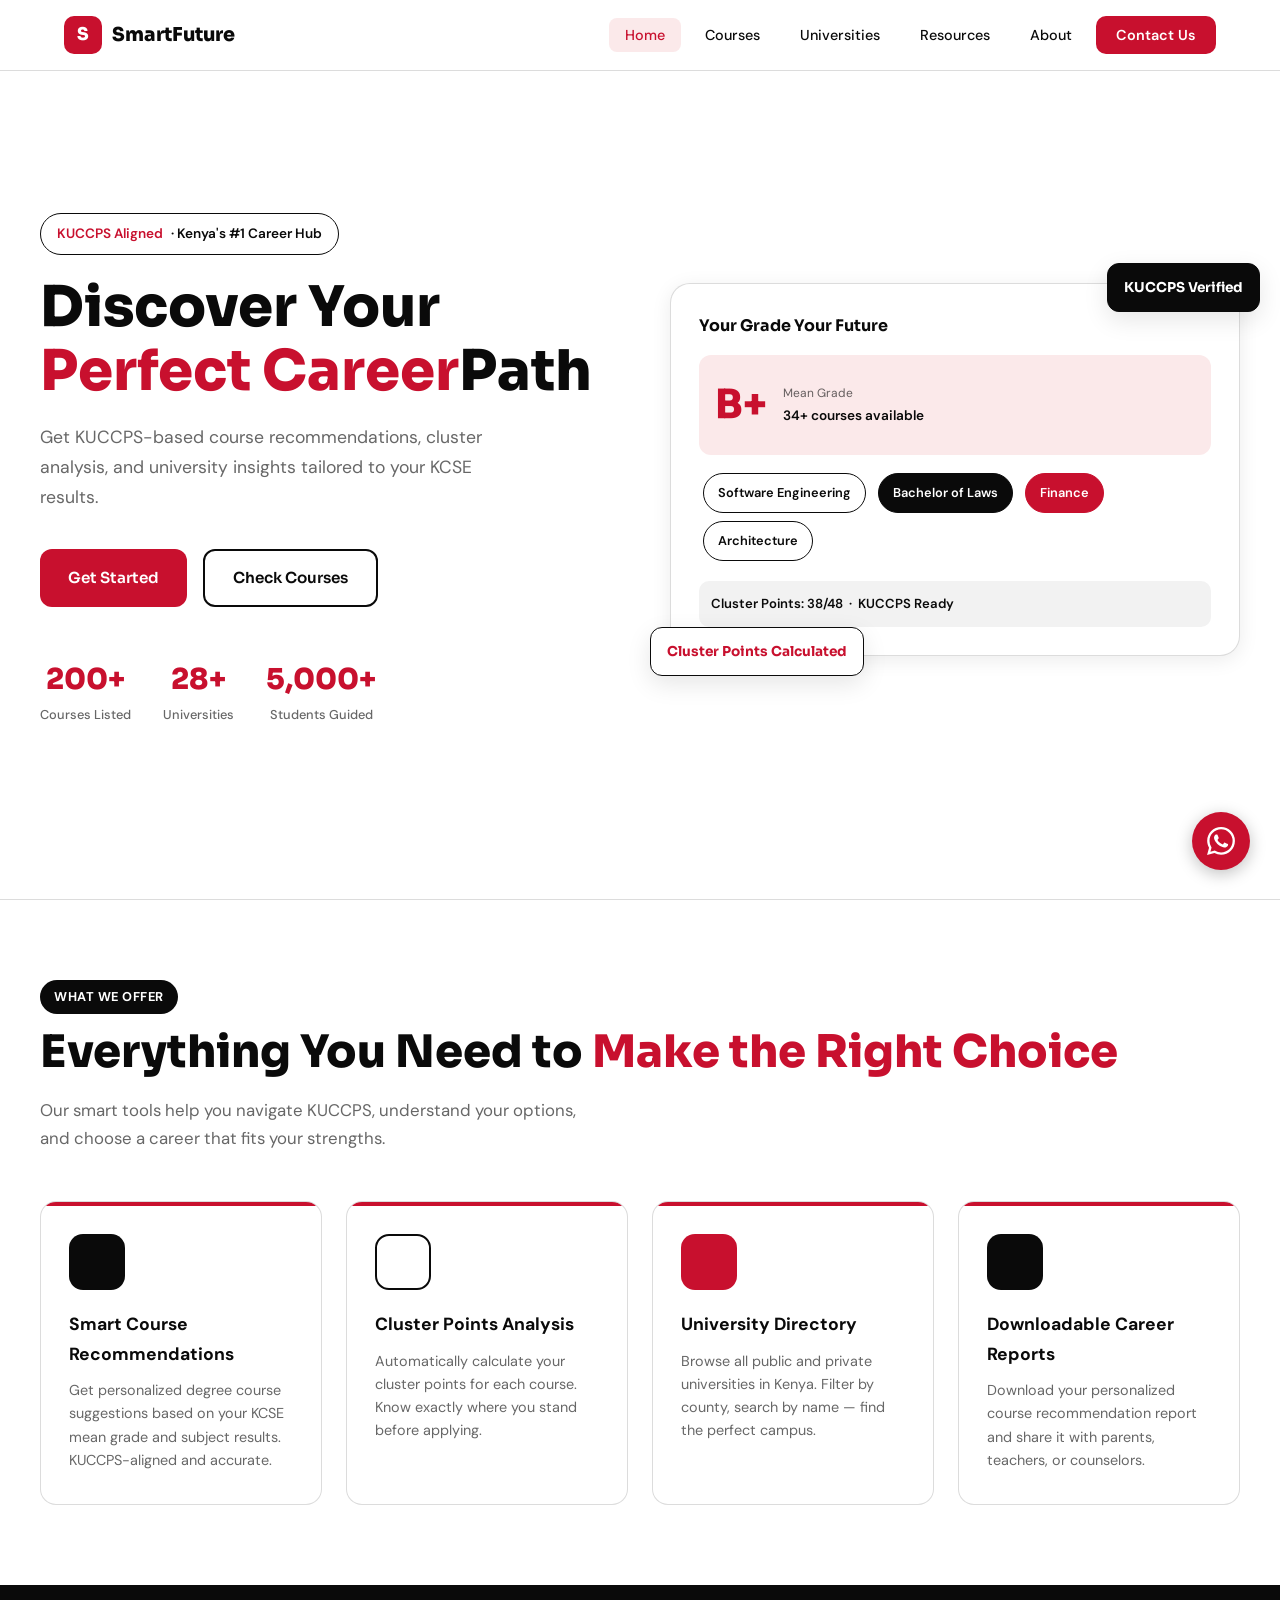
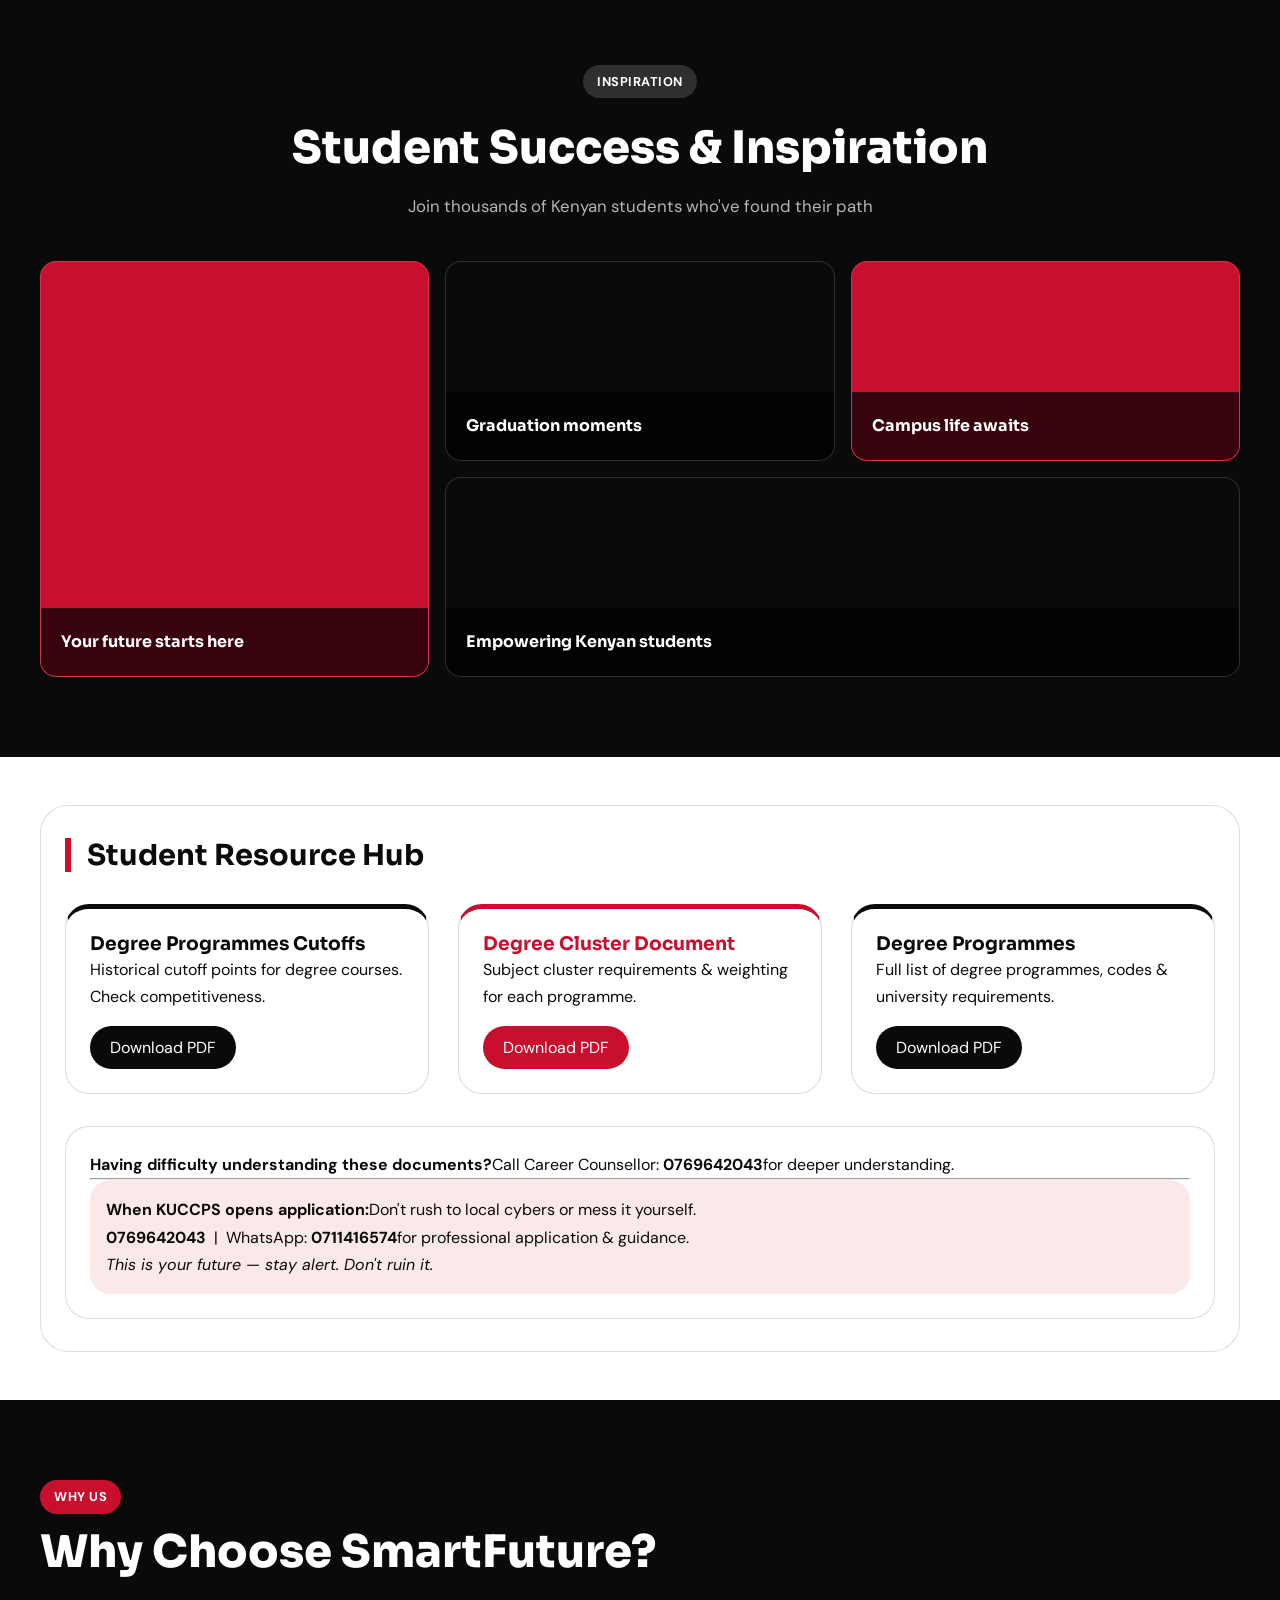
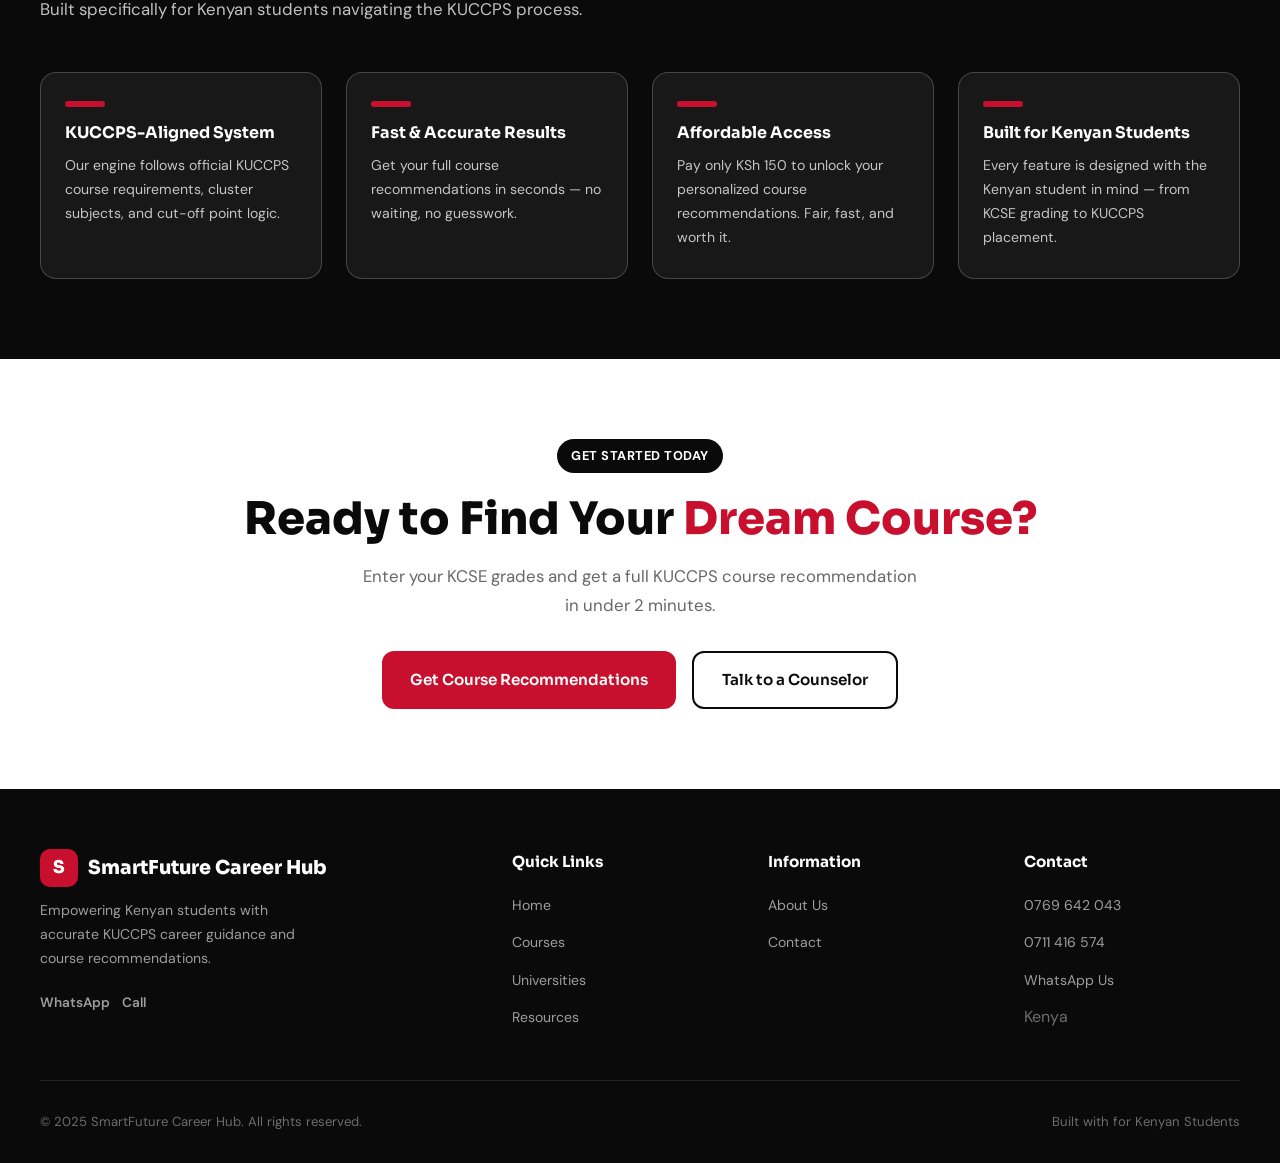
<file: index.html>
<!DOCTYPE html>
<html lang="en">
<head>
 <meta charset="UTF-8" />
 <meta name="viewport" content="width=device-width, initial-scale=1.0" />
 <title>SmartFuture Career Hub — KUCCPS Course Guidance</title>
 <meta name="description" content="Get KUCCPS-based course recommendations, cluster analysis, and university insights tailored to your KCSE results.">
 <link rel="stylesheet" href="css/style.css" />
 <link rel="icon" href="data:image/svg+xml,<svg xmlns='http://www.w3.org/2000/svg' viewBox='0 0 100 100'><circle cx='50' cy='50' r='45' fill='%23C8102E'/></svg>"/>
</head>
<body>

<!-- NAVBAR -->
<nav class="navbar" id="navbar">
 <div class="nav-container">
 <a href="index.html" class="nav-logo">
 <div class="logo-icon">S</div>
 SmartFuture
 </a>
 <ul class="nav-menu" id="navMenu">
 <li><a href="index.html" class="active">Home</a></li>
 <li><a href="courses.html">Courses</a></li>
 <li><a href="universities.html">Universities</a></li>
 <li><a href="resources.html">Resources</a></li>
 <li><a href="about.html">About</a></li>
 <li><a href="contact.html" class="nav-cta">Contact Us</a></li>
 </ul>
 <div class="hamburger" id="hamburger">
 <span></span><span></span><span></span>
 </div>
 </div>
</nav>

<!-- HERO -->
<section class="hero">
 <div class="hero-container">
 <div class="hero-content">
 <div class="hero-badge">
 <span>KUCCPS Aligned</span> · Kenya's #1 Career Hub
 </div>
 <h1 class="hero-title">
 Discover Your <span class="highlight">Perfect Career</span>Path
 </h1>
 <p class="hero-subtitle">
 Get KUCCPS-based course recommendations, cluster analysis, and university insights tailored to your KCSE results.
 </p>
 <div class="hero-btns">
 <a href="courses.html" class="btn btn-primary">Get Started</a>
 <a href="universities.html" class="btn btn-secondary">Check Courses</a>
 </div>
 <div class="hero-stats">
 <div class="stat-item">
 <div class="stat-num" data-counter="200" data-suffix="+">200+</div>
 <div class="stat-label">Courses Listed</div>
 </div>
 <div class="stat-item">
 <div class="stat-num" data-counter="28" data-suffix="+">28+</div>
 <div class="stat-label">Universities</div>
 </div>
 <div class="stat-item">
 <div class="stat-num" data-counter="5000" data-suffix="+">5,000+</div>
 <div class="stat-label">Students Guided</div>
 </div>
 </div>
 </div>
 <div class="hero-visual">
 <div class="floating-badge top-right">KUCCPS Verified</div>
 <div class="hero-card">
 <div class="hero-card-title">Your Grade Your Future</div>
 <div class="grade-display">
 <div class="grade-letter">B+</div>
 <div class="grade-info">
 <div class="grade-label">Mean Grade</div>
 <div class="grade-courses">34+ courses available</div>
 </div>
 </div>
 <div style="margin-top:14px">
 <div class="course-chip chip-blue">Software Engineering</div>
 <div class="course-chip chip-green">Bachelor of Laws</div>
 <div class="course-chip chip-orange">Finance</div>
 <div class="course-chip chip-blue">Architecture</div>
 </div>
 <div style="margin-top:16px;padding:12px;background:var(--green-light);border-radius:10px;font-size:0.82rem;color:var(--green-dark);font-weight:600;">
 Cluster Points: 38/48 &nbsp;·&nbsp; KUCCPS Ready
 </div>
 </div>
 <div class="floating-badge bottom-left">Cluster Points Calculated</div>
 </div>
 </div>
</section>

<!-- FEATURES -->
<section class="section">
 <div class="section-container">
 <div class="section-label">What We Offer</div>
 <h2 class="section-title">Everything You Need to <span class="text-gradient">Make the Right Choice</span></h2>
 <p class="section-subtitle">Our smart tools help you navigate KUCCPS, understand your options, and choose a career that fits your strengths.</p>
 <div class="features-grid">
 <div class="feature-card">
 <div class="feature-icon icon-blue"></div>
 <div class="feature-title">Smart Course Recommendations</div>
 <div class="feature-desc">Get personalized degree course suggestions based on your KCSE mean grade and subject results. KUCCPS-aligned and accurate.</div>
 </div>
 <div class="feature-card">
 <div class="feature-icon icon-green"></div>
 <div class="feature-title">Cluster Points Analysis</div>
 <div class="feature-desc">Automatically calculate your cluster points for each course. Know exactly where you stand before applying.</div>
 </div>
 <div class="feature-card">
 <div class="feature-icon icon-orange"></div>
 <div class="feature-title">University Directory</div>
 <div class="feature-desc">Browse all public and private universities in Kenya. Filter by county, search by name — find the perfect campus.</div>
 </div>
 <div class="feature-card">
 <div class="feature-icon icon-purple"></div>
 <div class="feature-title">Downloadable Career Reports</div>
 <div class="feature-desc">Download your personalized course recommendation report and share it with parents, teachers, or counselors.</div>
 </div>
 </div>
 </div>
</section>

<!-- PHOTOS SECTION -->
<section class="photos-section">
 <div class="section-container" style="max-width:1200px;margin:0 auto;">
 <div style="text-align:center;margin-bottom:40px;">
 <div class="section-label" style="background:rgba(255,255,255,0.15);color:white;display:inline-flex;">Inspiration</div>
 <h2 class="section-title" style="color:white;margin-top:12px;">Student Success &amp; Inspiration</h2>
 <p style="color:rgba(255,255,255,0.7);font-size:1.05rem;">Join thousands of Kenyan students who've found their path</p>
 </div>
 <div class="photos-grid">
 <div class="photo-card photo-card-1">
 <div class="photo-inner"></div>
 <div class="photo-overlay"><p>Your future starts here</p></div>
 </div>
 <div class="photo-card photo-card-2">
 <div class="photo-inner"></div>
 <div class="photo-overlay"><p>Graduation moments</p></div>
 </div>
 <div class="photo-card photo-card-3">
 <div class="photo-inner"></div>
 <div class="photo-overlay"><p>Campus life awaits</p></div>
 </div>
 <div class="photo-card photo-card-4">
 <div class="photo-inner"></div>
 <div class="photo-overlay"><p>Empowering Kenyan students</p></div>
 </div>
 </div>
 </div>
</section>
<!-- DOWNLOAD SECTION FOR STUDENTS -->
<div style="max-width: 1200px; margin: 3rem auto; padding: 2rem 1.5rem; background: var(--white); border: 1px solid var(--gray-light); border-radius: 28px; font-family: 'DM Sans', sans-serif;">
 <h2 style="font-size: 1.8rem; font-weight: 700; color: var(--black); border-left: 6px solid var(--red); padding-left: 1rem;">Student Resource Hub</h2>

 <div style="display: flex; flex-wrap: wrap; gap: 1.8rem; margin: 2rem 0;">
 <!-- Card 1 -->
 <div style="flex: 1; min-width: 260px; background: var(--white); border: 1px solid var(--gray-light); border-radius: 24px; padding: 1.5rem; border-top: 5px solid var(--black);">
 <h3 style="color: var(--black);">Degree Programmes Cutoffs</h3>
 <p>Historical cutoff points for degree courses. Check competitiveness.</p>
 <a href="resources\DEGREE_CUTOFFS_14-07-2025.pdf" download style="display: inline-block; margin-top: 1rem; background: var(--black); color: var(--white); padding: 8px 20px; border-radius: 40px; text-decoration: none;">Download PDF</a>
 </div>

 <!-- Card 2 -->
 <div style="flex: 1; min-width: 260px; background: var(--white); border: 1px solid var(--gray-light); border-radius: 24px; padding: 1.5rem; border-top: 5px solid var(--red);">
 <h3 style="color: var(--red);">Degree Cluster Document</h3>
 <p>Subject cluster requirements & weighting for each programme.</p>
 <a href="resources\DEGREE_CLUSTER_DOCUMENT_2025_03.pdf" download style="display: inline-block; margin-top: 1rem; background: var(--red); color: var(--white); padding: 8px 20px; border-radius: 40px; text-decoration: none;">Download PDF</a>
 </div>

 <!-- Card 3 -->
 <div style="flex: 1; min-width: 260px; background: var(--white); border: 1px solid var(--gray-light); border-radius: 24px; padding: 1.5rem; border-top: 5px solid var(--black);">
 <h3 style="color: var(--black);">Degree Programmes</h3>
 <p>Full list of degree programmes, codes & university requirements.</p>
 <a href="resources\DEGREE_PROGRAMMES_2025.pdf" download style="display: inline-block; margin-top: 1rem; background: var(--black); color: var(--white); padding: 8px 20px; border-radius: 40px; text-decoration: none;">Download PDF</a>
 </div>
 </div>

 <!-- Guidance & Contacts -->
 <div style="background: var(--white); border: 1px solid var(--gray-light); border-radius: 24px; padding: 1.5rem; margin-top: 1rem;">
 <p><strong>Having difficulty understanding these documents?</strong>Call Career Counsellor: <strong>0769642043</strong>for deeper understanding.</p>
 <hr>
 <div style="background: var(--red-tint); padding: 1rem; border-radius: 20px;">
 <p><strong>When KUCCPS opens application:</strong>Don't rush to local cybers or mess it yourself.</p>
 <p><strong>0769642043</strong> &nbsp;|&nbsp; WhatsApp: <strong>0711416574</strong>for professional application & guidance.</p>
 <p><em>This is your future — stay alert. Don't ruin it.</em></p>
 </div>
 </div>
</div>
<!-- WHY CHOOSE US -->
<section class="why-section">
 <div class="section-container">
 <div class="section-label">Why Us</div>
 <h2 class="section-title">Why Choose SmartFuture?</h2>
 <p class="section-subtitle">Built specifically for Kenyan students navigating the KUCCPS process.</p>
 <div class="why-grid">
 <div class="why-card">
 <div class="why-icon"></div>
 <div class="why-title">KUCCPS-Aligned System</div>
 <div class="why-desc">Our engine follows official KUCCPS course requirements, cluster subjects, and cut-off point logic.</div>
 </div>
 <div class="why-card">
 <div class="why-icon"></div>
 <div class="why-title">Fast & Accurate Results</div>
 <div class="why-desc">Get your full course recommendations in seconds — no waiting, no guesswork.</div>
 </div>
 <div class="why-card">
 <div class="why-icon"></div>
 <div class="why-title">Affordable Access</div>
 <div class="why-desc">Pay only KSh 150 to unlock your personalized course recommendations. Fair, fast, and worth it.</div>
 </div>
 <div class="why-card">
 <div class="why-icon"></div>
 <div class="why-title">Built for Kenyan Students</div>
 <div class="why-desc">Every feature is designed with the Kenyan student in mind — from KCSE grading to KUCCPS placement.</div>
 </div>
 </div>
 </div>
</section>

<!-- CTA SECTION -->
<section class="section" style="background:white;">
 <div class="section-container text-center">
 <div class="section-label" style="display:inline-flex;">Get Started Today</div>
 <h2 class="section-title mt-8">Ready to Find Your <span class="text-gradient">Dream Course?</span></h2>
 <p class="section-subtitle" style="margin:16px auto 32px;">Enter your KCSE grades and get a full KUCCPS course recommendation in under 2 minutes.</p>
 <div style="display:flex;gap:16px;justify-content:center;flex-wrap:wrap;">
 <a href="courses.html" class="btn btn-primary">Get Course Recommendations</a>
 <a href="contact.html" class="btn btn-secondary">Talk to a Counselor</a>
 </div>
 </div>
</section>

<!-- FOOTER -->
<footer class="footer">
 <div class="footer-grid">
 <div>
 <div class="nav-logo" style="color:white;margin-bottom:0">
 <div class="logo-icon">S</div>
 SmartFuture Career Hub
 </div>
 <p class="footer-brand-desc">Empowering Kenyan students with accurate KUCCPS career guidance and course recommendations.</p>
 <div style="display:flex;gap:12px;font-size:0.85rem;font-weight:600">
 <a href="https://wa.me/254769642043" style="color:rgba(255,255,255,0.6);transition:color 0.2s" onmouseover="this.style.color='var(--red)'" onmouseout="this.style.color='rgba(255,255,255,0.6)'">WhatsApp</a>
 <a href="tel:0769642043" style="color:rgba(255,255,255,0.6);transition:color 0.2s" onmouseover="this.style.color='white'" onmouseout="this.style.color='rgba(255,255,255,0.6)'">Call</a>
 </div>
 </div>
 <div>
 <div class="footer-col-title">Quick Links</div>
 <ul class="footer-links">
 <li><a href="index.html">Home</a></li>
 <li><a href="courses.html">Courses</a></li>
 <li><a href="universities.html">Universities</a></li>
 <li><a href="resources.html">Resources</a></li>
 </ul>
 </div>
 <div>
 <div class="footer-col-title">Information</div>
 <ul class="footer-links">
 <li><a href="about.html">About Us</a></li>
 <li><a href="contact.html">Contact</a></li>
 </ul>
 </div>
 <div>
 <div class="footer-col-title">Contact</div>
 <ul class="footer-links">
 <li><a href="tel:0769642043"> 0769 642 043</a></li>
 <li><a href="tel:0711416574"> 0711 416 574</a></li>
 <li><a href="https://wa.me/254769642043">WhatsApp Us</a></li>
 <li><span style="color:rgba(255,255,255,0.4)">Kenya</span></li>
 </ul>
 </div>
 </div>
 <div class="footer-bottom">
 <span>© 2025 SmartFuture Career Hub. All rights reserved.</span>
 <span>Built with for Kenyan Students</span>
 </div>
</footer>

<!-- WHATSAPP FLOAT -->
<div class="whatsapp-float">
 <div class="whatsapp-tooltip">Chat with us on WhatsApp</div>
 <a href="https://wa.me/254769642043" target="_blank" class="whatsapp-btn" aria-label="Chat on WhatsApp">
 <svg width="28" height="28" viewBox="0 0 24 24" fill="white"><path d="M17.472 14.382c-.297-.149-1.758-.867-2.03-.967-.273-.099-.471-.148-.67.15-.197.297-.767.966-.94 1.164-.173.199-.347.223-.644.075-.297-.15-1.255-.463-2.39-1.475-.883-.788-1.48-1.761-1.653-2.059-.173-.297-.018-.458.13-.606.134-.133.298-.347.446-.52.149-.174.198-.298.298-.497.099-.198.05-.371-.025-.52-.075-.149-.669-1.612-.916-2.207-.242-.579-.487-.5-.669-.51-.173-.008-.371-.01-.57-.01-.198 0-.52.074-.792.372-.272.297-1.04 1.016-1.04 2.479 0 1.462 1.065 2.875 1.213 3.074.149.198 2.096 3.2 5.077 4.487.709.306 1.262.489 1.694.625.712.227 1.36.195 1.871.118.571-.085 1.758-.719 2.006-1.413.248-.694.248-1.289.173-1.413-.074-.124-.272-.198-.57-.347m-5.421 7.403h-.004a9.87 9.87 0 01-5.031-1.378l-.361-.214-3.741.982.998-3.648-.235-.374a9.86 9.86 0 01-1.51-5.26c.001-5.45 4.436-9.884 9.888-9.884 2.64 0 5.122 1.03 6.988 2.898a9.825 9.825 0 012.893 6.994c-.003 5.45-4.437 9.884-9.885 9.884m8.413-18.297A11.815 11.815 0 0012.05 0C5.495 0 .16 5.335.157 11.892c0 2.096.547 4.142 1.588 5.945L.057 24l6.305-1.654a11.882 11.882 0 005.683 1.448h.005c6.554 0 11.89-5.335 11.893-11.893a11.821 11.821 0 00-3.48-8.413Z"/></svg>
 </a>
</div>

<script src="js/main.js"></script>
</body>
</html>
</file>
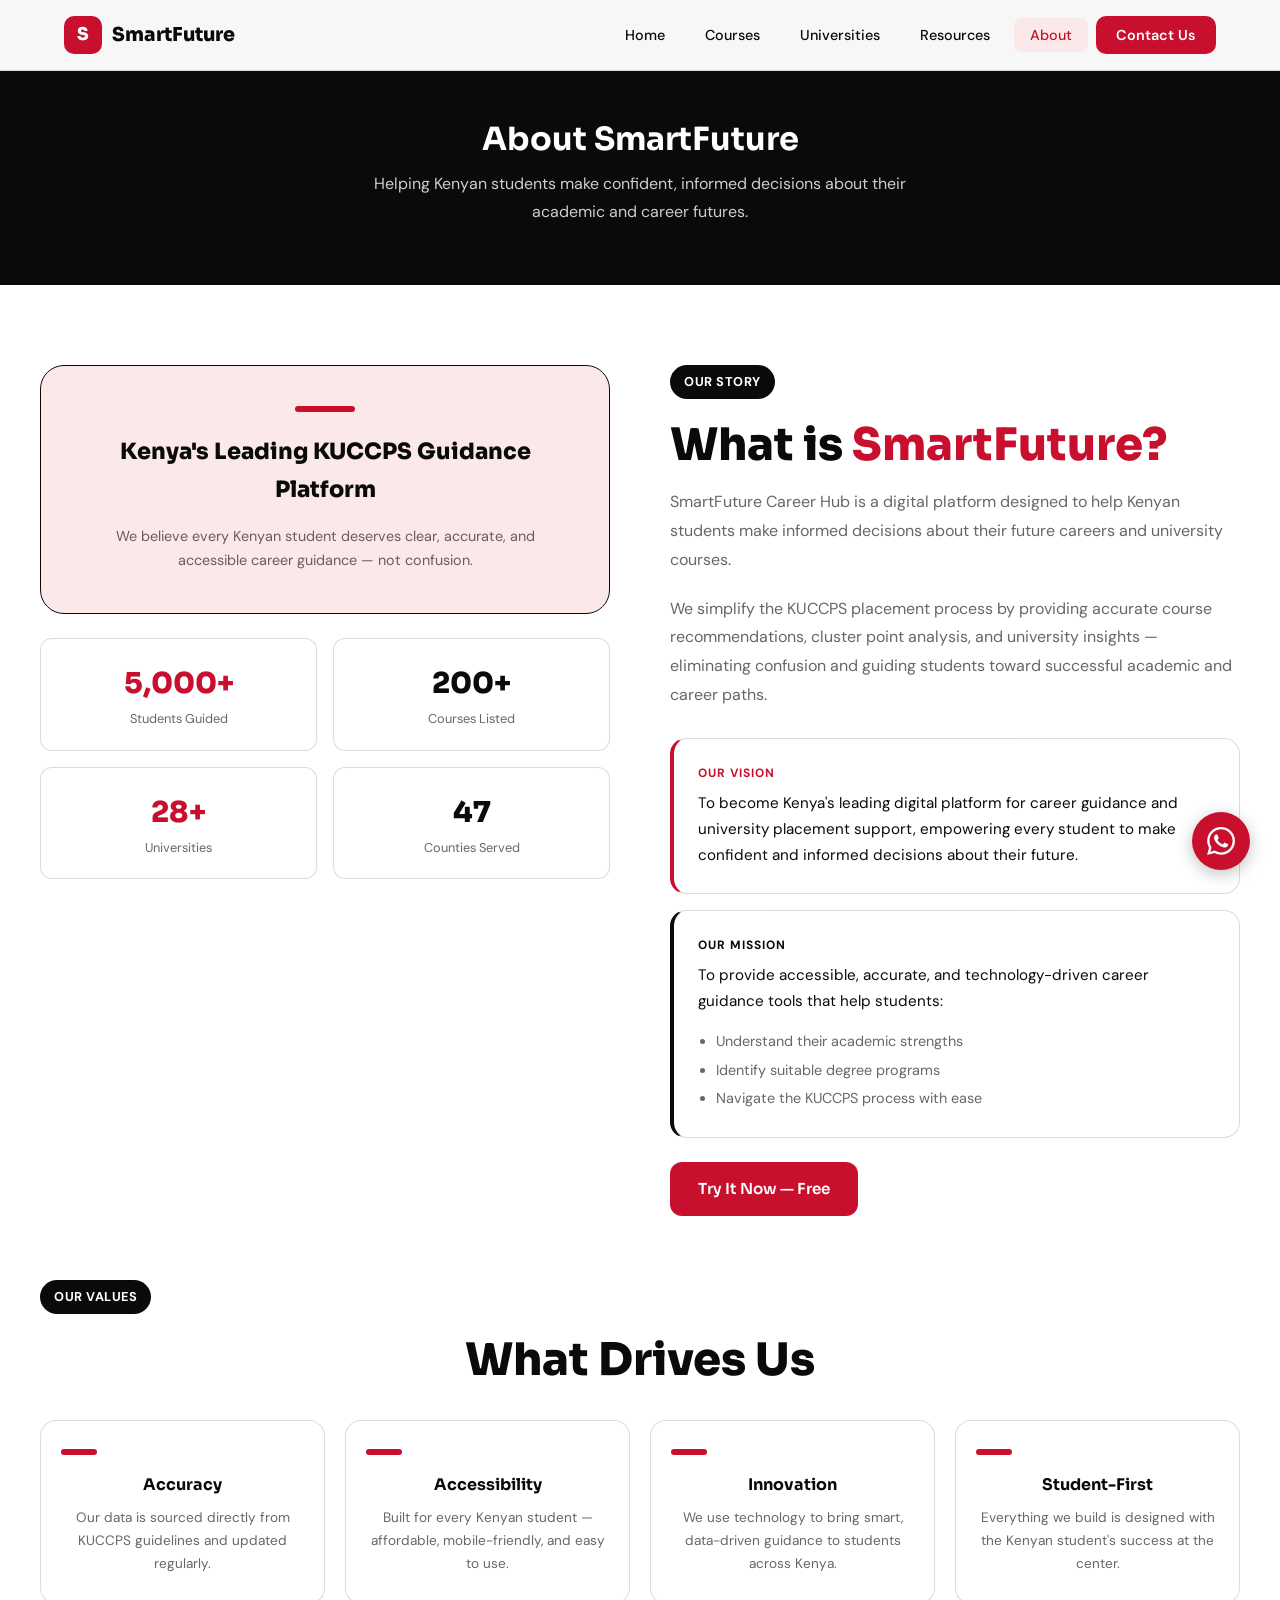
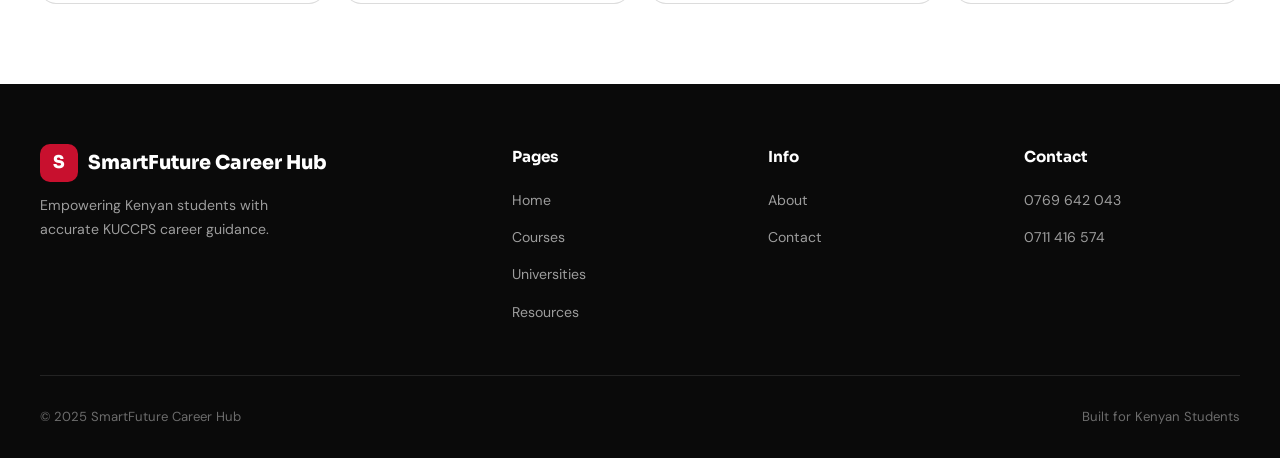
<file: about.html>
<!DOCTYPE html>
<html lang="en">
<head>
 <meta charset="UTF-8" />
 <meta name="viewport" content="width=device-width, initial-scale=1.0" />
 <title>About — SmartFuture Career Hub</title>
 <link rel="stylesheet" href="css/style.css" />
 <link rel="icon" href="data:image/svg+xml,<svg xmlns='http://www.w3.org/2000/svg' viewBox='0 0 100 100'><circle cx='50' cy='50' r='45' fill='%23C8102E'/></svg>"/>
</head>
<body>

<nav class="navbar" id="navbar">
 <div class="nav-container">
 <a href="index.html" class="nav-logo"><div class="logo-icon">S</div>SmartFuture</a>
 <ul class="nav-menu" id="navMenu">
 <li><a href="index.html">Home</a></li>
 <li><a href="courses.html">Courses</a></li>
 <li><a href="universities.html">Universities</a></li>
 <li><a href="resources.html">Resources</a></li>
 <li><a href="about.html" class="active">About</a></li>
 <li><a href="contact.html" class="nav-cta">Contact Us</a></li>
 </ul>
 <div class="hamburger" id="hamburger"><span></span><span></span><span></span></div>
 </div>
</nav>

<div class="page-header">
 <h1>About SmartFuture</h1>
 <p>Helping Kenyan students make confident, informed decisions about their academic and career futures.</p>
</div>

<section class="section">
 <div class="section-container">
 <div class="about-grid">

 <!-- VISUAL SIDE -->
 <div>
 <div class="about-visual">
 <div class="about-icon-big"></div>
 <div class="about-tagline">Kenya's Leading KUCCPS Guidance Platform</div>
 <p style="color:var(--gray);font-size:0.9rem;line-height:1.7">We believe every Kenyan student deserves clear, accurate, and accessible career guidance — not confusion.</p>
 </div>
 <div style="margin-top:24px;display:grid;grid-template-columns:1fr 1fr;gap:16px">
 <div style="background:white;border-radius:12px;padding:20px;border:1px solid var(--gray-light);text-align:center">
 <div style="font-family:'Sora',sans-serif;font-size:1.8rem;font-weight:800;color:var(--blue)">5,000+</div>
 <div style="font-size:0.8rem;color:var(--gray)">Students Guided</div>
 </div>
 <div style="background:white;border-radius:12px;padding:20px;border:1px solid var(--gray-light);text-align:center">
 <div style="font-family:'Sora',sans-serif;font-size:1.8rem;font-weight:800;color:var(--green-dark)">200+</div>
 <div style="font-size:0.8rem;color:var(--gray)">Courses Listed</div>
 </div>
 <div style="background:white;border-radius:12px;padding:20px;border:1px solid var(--gray-light);text-align:center">
 <div style="font-family:'Sora',sans-serif;font-size:1.8rem;font-weight:800;color:var(--orange)">28+</div>
 <div style="font-size:0.8rem;color:var(--gray)">Universities</div>
 </div>
 <div style="background:white;border-radius:12px;padding:20px;border:1px solid var(--gray-light);text-align:center">
 <div style="font-family:'Sora',sans-serif;font-size:1.8rem;font-weight:800;color:var(--purple)">47</div>
 <div style="font-size:0.8rem;color:var(--gray)">Counties Served</div>
 </div>
 </div>
 </div>

 <!-- TEXT SIDE -->
 <div>
 <div class="section-label">Our Story</div>
 <h2 class="section-title mt-8">What is <span class="text-gradient">SmartFuture?</span></h2>
 <p style="color:var(--gray);margin-bottom:20px;line-height:1.8">
 SmartFuture Career Hub is a digital platform designed to help Kenyan students make informed decisions about their future careers and university courses.
 </p>
 <p style="color:var(--gray);margin-bottom:28px;line-height:1.8">
 We simplify the KUCCPS placement process by providing accurate course recommendations, cluster point analysis, and university insights — eliminating confusion and guiding students toward successful academic and career paths.
 </p>

 <div class="vm-card">
 <div class="vm-label">Our Vision</div>
 <p style="color:var(--text);font-size:0.95rem;line-height:1.7">To become Kenya's leading digital platform for career guidance and university placement support, empowering every student to make confident and informed decisions about their future.</p>
 </div>

 <div class="vm-card green">
 <div class="vm-label">Our Mission</div>
 <p style="color:var(--text);font-size:0.95rem;line-height:1.7;margin-bottom:12px">To provide accessible, accurate, and technology-driven career guidance tools that help students:</p>
 <ul style="padding-left:18px;color:var(--gray);font-size:0.9rem;line-height:2">
 <li>Understand their academic strengths</li>
 <li>Identify suitable degree programs</li>
 <li>Navigate the KUCCPS process with ease</li>
 </ul>
 </div>

 <a href="courses.html" class="btn btn-primary" style="margin-top:8px">Try It Now — Free</a>
 </div>
 </div>

 <!-- VALUES -->
 <div style="margin-top:64px">
 <div class="section-label" style="justify-content:center">Our Values</div>
 <h2 class="section-title text-center mt-8">What Drives Us</h2>
 <div style="display:grid;grid-template-columns:repeat(auto-fit,minmax(200px,1fr));gap:20px;margin-top:32px">
 <div style="text-align:center;padding:28px 20px;background:white;border-radius:var(--radius);border:1px solid var(--gray-light)">
 <div style="height:6px;width:36px;background:var(--red);border-radius:4px;margin-bottom:16px"></div>
 <div style="font-family:'Sora',sans-serif;font-weight:700;margin-bottom:8px">Accuracy</div>
 <div style="font-size:0.85rem;color:var(--gray)">Our data is sourced directly from KUCCPS guidelines and updated regularly.</div>
 </div>
 <div style="text-align:center;padding:28px 20px;background:white;border-radius:var(--radius);border:1px solid var(--gray-light)">
 <div style="height:6px;width:36px;background:var(--red);border-radius:4px;margin-bottom:16px"></div>
 <div style="font-family:'Sora',sans-serif;font-weight:700;margin-bottom:8px">Accessibility</div>
 <div style="font-size:0.85rem;color:var(--gray)">Built for every Kenyan student — affordable, mobile-friendly, and easy to use.</div>
 </div>
 <div style="text-align:center;padding:28px 20px;background:white;border-radius:var(--radius);border:1px solid var(--gray-light)">
 <div style="height:6px;width:36px;background:var(--red);border-radius:4px;margin-bottom:16px"></div>
 <div style="font-family:'Sora',sans-serif;font-weight:700;margin-bottom:8px">Innovation</div>
 <div style="font-size:0.85rem;color:var(--gray)">We use technology to bring smart, data-driven guidance to students across Kenya.</div>
 </div>
 <div style="text-align:center;padding:28px 20px;background:white;border-radius:var(--radius);border:1px solid var(--gray-light)">
 <div style="height:6px;width:36px;background:var(--red);border-radius:4px;margin-bottom:16px"></div>
 <div style="font-family:'Sora',sans-serif;font-weight:700;margin-bottom:8px">Student-First</div>
 <div style="font-size:0.85rem;color:var(--gray)">Everything we build is designed with the Kenyan student's success at the center.</div>
 </div>
 </div>
 </div>
 </div>
</section>

<!-- WHATSAPP -->
<div class="whatsapp-float">
 <div class="whatsapp-tooltip">Chat with us on WhatsApp</div>
 <a href="https://wa.me/254769642043" target="_blank" class="whatsapp-btn">
 <svg width="28" height="28" viewBox="0 0 24 24" fill="white"><path d="M17.472 14.382c-.297-.149-1.758-.867-2.03-.967-.273-.099-.471-.148-.67.15-.197.297-.767.966-.94 1.164-.173.199-.347.223-.644.075-.297-.15-1.255-.463-2.39-1.475-.883-.788-1.48-1.761-1.653-2.059-.173-.297-.018-.458.13-.606.134-.133.298-.347.446-.52.149-.174.198-.298.298-.497.099-.198.05-.371-.025-.52-.075-.149-.669-1.612-.916-2.207-.242-.579-.487-.5-.669-.51-.173-.008-.371-.01-.57-.01-.198 0-.52.074-.792.372-.272.297-1.04 1.016-1.04 2.479 0 1.462 1.065 2.875 1.213 3.074.149.198 2.096 3.2 5.077 4.487.709.306 1.262.489 1.694.625.712.227 1.36.195 1.871.118.571-.085 1.758-.719 2.006-1.413.248-.694.248-1.289.173-1.413-.074-.124-.272-.198-.57-.347m-5.421 7.403h-.004a9.87 9.87 0 01-5.031-1.378l-.361-.214-3.741.982.998-3.648-.235-.374a9.86 9.86 0 01-1.51-5.26c.001-5.45 4.436-9.884 9.888-9.884 2.64 0 5.122 1.03 6.988 2.898a9.825 9.825 0 012.893 6.994c-.003 5.45-4.437 9.884-9.885 9.884m8.413-18.297A11.815 11.815 0 0012.05 0C5.495 0 .16 5.335.157 11.892c0 2.096.547 4.142 1.588 5.945L.057 24l6.305-1.654a11.882 11.882 0 005.683 1.448h.005c6.554 0 11.89-5.335 11.893-11.893a11.821 11.821 0 00-3.48-8.413Z"/></svg>
 </a>
</div>

<footer class="footer">
 <div class="footer-grid">
 <div><div class="nav-logo" style="color:white;margin-bottom:0"><div class="logo-icon">S</div>SmartFuture Career Hub</div><p class="footer-brand-desc">Empowering Kenyan students with accurate KUCCPS career guidance.</p></div>
 <div><div class="footer-col-title">Pages</div><ul class="footer-links"><li><a href="index.html">Home</a></li><li><a href="courses.html">Courses</a></li><li><a href="universities.html">Universities</a></li><li><a href="resources.html">Resources</a></li></ul></div>
 <div><div class="footer-col-title">Info</div><ul class="footer-links"><li><a href="about.html">About</a></li><li><a href="contact.html">Contact</a></li></ul></div>
 <div><div class="footer-col-title">Contact</div><ul class="footer-links"><li><a href="tel:0769642043"> 0769 642 043</a></li><li><a href="tel:0711416574"> 0711 416 574</a></li></ul></div>
 </div>
 <div class="footer-bottom"><span>© 2025 SmartFuture Career Hub</span><span>Built for Kenyan Students</span></div>
</footer>

<script src="js/main.js"></script>
</body>
</html>
</file>
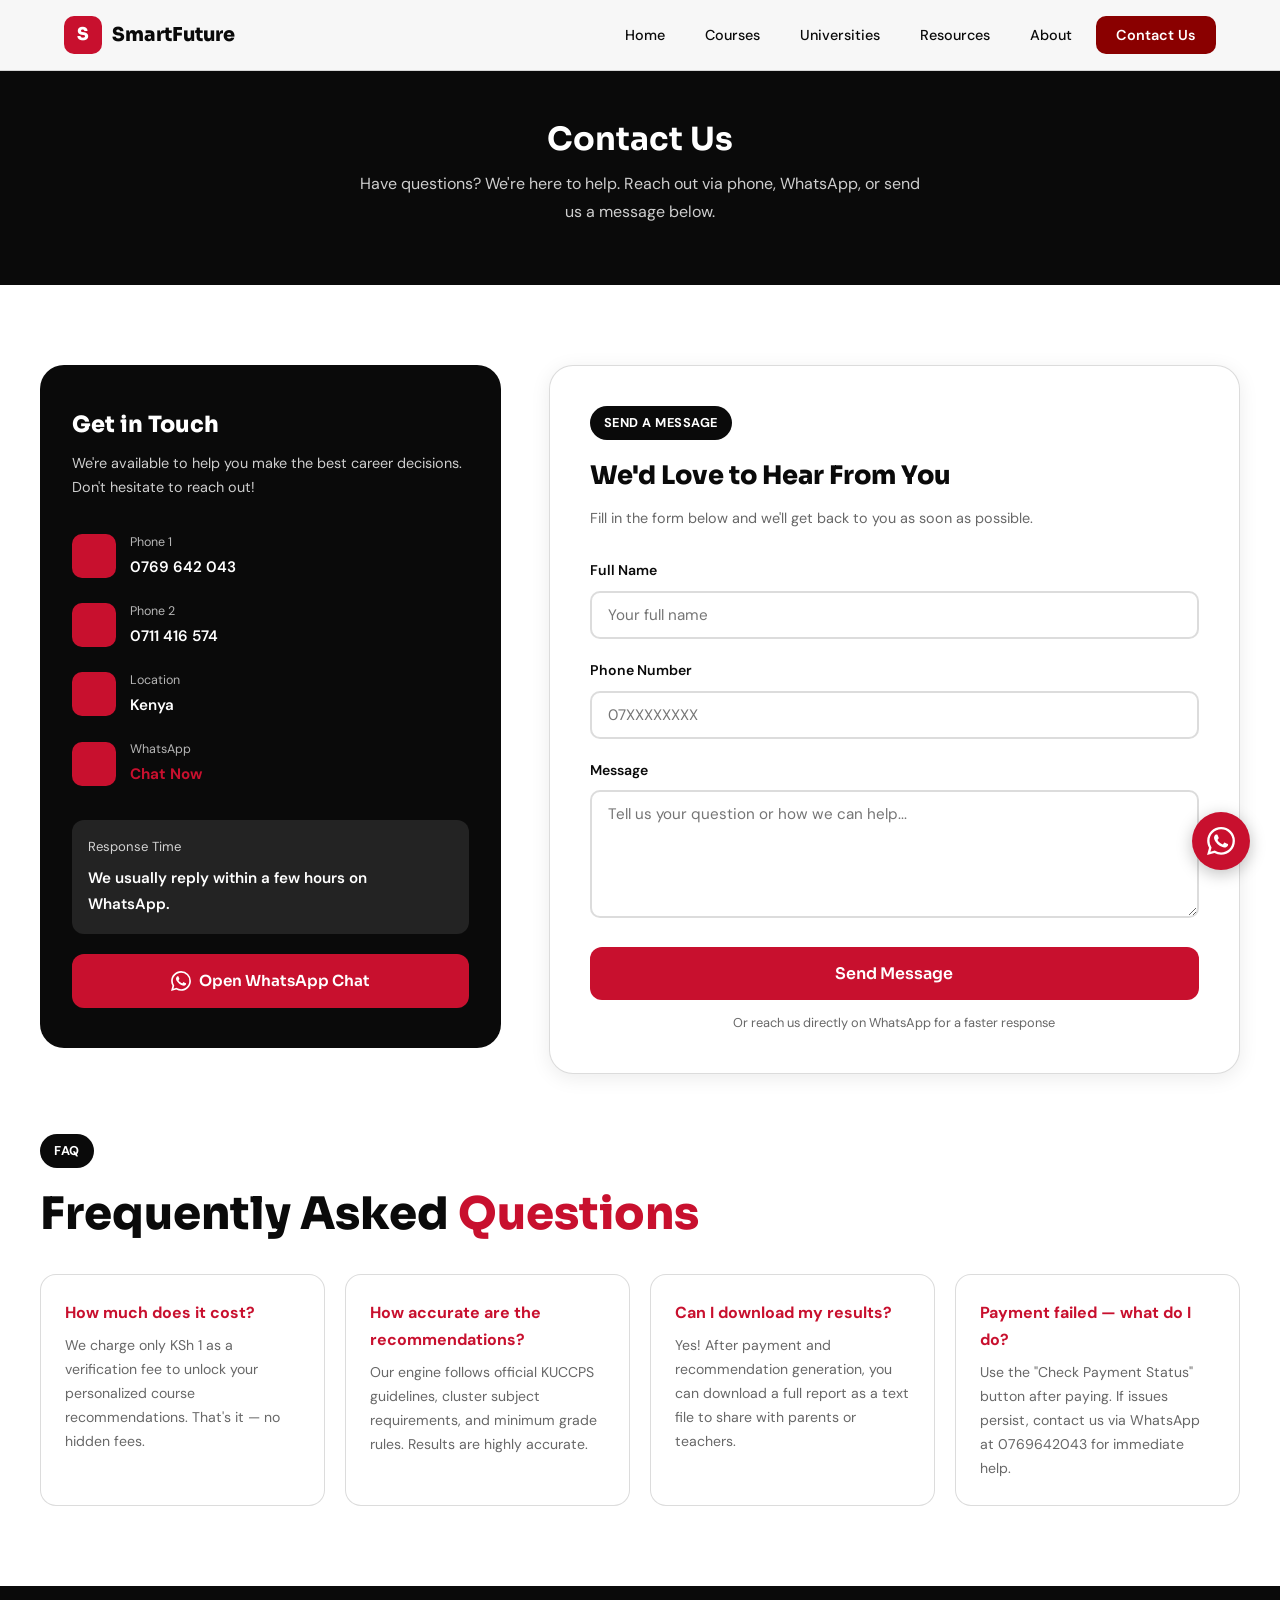
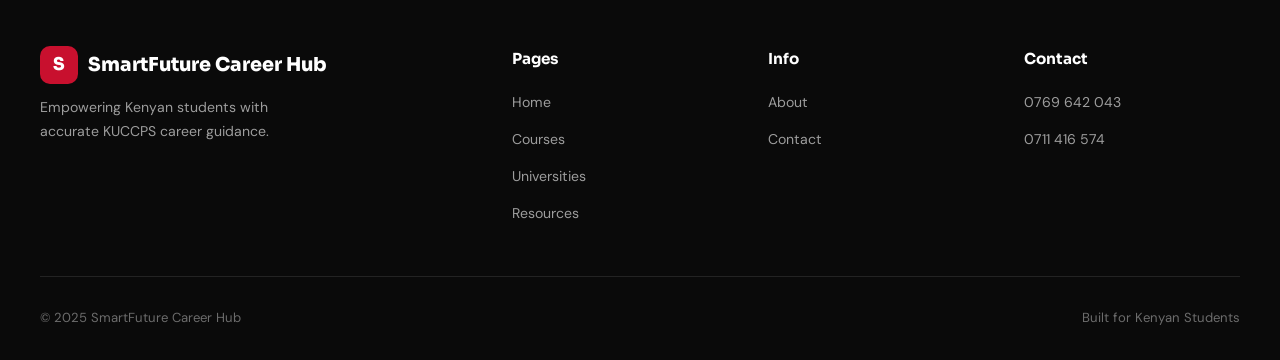
<file: contact.html>
<!DOCTYPE html>
<html lang="en">
<head>
 <meta charset="UTF-8" />
 <meta name="viewport" content="width=device-width, initial-scale=1.0" />
 <title>Contact — SmartFuture Career Hub</title>
 <link rel="stylesheet" href="css/style.css" />
 <link rel="icon" href="data:image/svg+xml,<svg xmlns='http://www.w3.org/2000/svg' viewBox='0 0 100 100'><circle cx='50' cy='50' r='45' fill='%23C8102E'/></svg>"/>
</head>
<body>

<nav class="navbar" id="navbar">
 <div class="nav-container">
 <a href="index.html" class="nav-logo"><div class="logo-icon">S</div>SmartFuture</a>
 <ul class="nav-menu" id="navMenu">
 <li><a href="index.html">Home</a></li>
 <li><a href="courses.html">Courses</a></li>
 <li><a href="universities.html">Universities</a></li>
 <li><a href="resources.html">Resources</a></li>
 <li><a href="about.html">About</a></li>
 <li><a href="contact.html" class="nav-cta active">Contact Us</a></li>
 </ul>
 <div class="hamburger" id="hamburger"><span></span><span></span><span></span></div>
 </div>
</nav>

<div class="page-header">
 <h1>Contact Us</h1>
 <p>Have questions? We're here to help. Reach out via phone, WhatsApp, or send us a message below.</p>
</div>

<section class="section">
 <div class="section-container">
 <div class="contact-grid">

 <!-- CONTACT INFO -->
 <div class="contact-info-card">
 <div class="contact-info-title">Get in Touch</div>
 <div class="contact-info-subtitle">We're available to help you make the best career decisions. Don't hesitate to reach out!</div>

 <div class="contact-item">
 <div class="contact-item-icon"></div>
 <div>
 <div class="contact-item-label">Phone 1</div>
 <div class="contact-item-value"><a href="tel:0769642043" style="color:white">0769 642 043</a></div>
 </div>
 </div>

 <div class="contact-item">
 <div class="contact-item-icon"></div>
 <div>
 <div class="contact-item-label">Phone 2</div>
 <div class="contact-item-value"><a href="tel:0711416574" style="color:white">0711 416 574</a></div>
 </div>
 </div>

 <div class="contact-item">
 <div class="contact-item-icon"></div>
 <div>
 <div class="contact-item-label">Location</div>
 <div class="contact-item-value">Kenya </div>
 </div>
 </div>

 <div class="contact-item">
 <div class="contact-item-icon"></div>
 <div>
 <div class="contact-item-label">WhatsApp</div>
 <div class="contact-item-value">
 <a href="https://wa.me/254769642043" target="_blank" style="color:var(--red);font-weight:700">Chat Now </a>
 </div>
 </div>
 </div>

 <div style="margin-top:32px;padding:16px;background:rgba(255,255,255,0.1);border-radius:12px">
 <div style="font-size:0.82rem;opacity:0.8;margin-bottom:8px">Response Time</div>
 <div style="font-weight:600;font-size:0.95rem">We usually reply within a few hours on WhatsApp.</div>
 </div>

 <a href="https://wa.me/254769642043" target="_blank" class="btn" style="margin-top:20px;background:var(--red);color:white;width:100%;justify-content:center;font-size:0.95rem;padding:14px">
 <svg width="20" height="20" viewBox="0 0 24 24" fill="white" style="flex-shrink:0"><path d="M17.472 14.382c-.297-.149-1.758-.867-2.03-.967-.273-.099-.471-.148-.67.15-.197.297-.767.966-.94 1.164-.173.199-.347.223-.644.075-.297-.15-1.255-.463-2.39-1.475-.883-.788-1.48-1.761-1.653-2.059-.173-.297-.018-.458.13-.606.134-.133.298-.347.446-.52.149-.174.198-.298.298-.497.099-.198.05-.371-.025-.52-.075-.149-.669-1.612-.916-2.207-.242-.579-.487-.5-.669-.51-.173-.008-.371-.01-.57-.01-.198 0-.52.074-.792.372-.272.297-1.04 1.016-1.04 2.479 0 1.462 1.065 2.875 1.213 3.074.149.198 2.096 3.2 5.077 4.487.709.306 1.262.489 1.694.625.712.227 1.36.195 1.871.118.571-.085 1.758-.719 2.006-1.413.248-.694.248-1.289.173-1.413-.074-.124-.272-.198-.57-.347m-5.421 7.403h-.004a9.87 9.87 0 01-5.031-1.378l-.361-.214-3.741.982.998-3.648-.235-.374a9.86 9.86 0 01-1.51-5.26c.001-5.45 4.436-9.884 9.888-9.884 2.64 0 5.122 1.03 6.988 2.898a9.825 9.825 0 012.893 6.994c-.003 5.45-4.437 9.884-9.885 9.884m8.413-18.297A11.815 11.815 0 0012.05 0C5.495 0 .16 5.335.157 11.892c0 2.096.547 4.142 1.588 5.945L.057 24l6.305-1.654a11.882 11.882 0 005.683 1.448h.005c6.554 0 11.89-5.335 11.893-11.893a11.821 11.821 0 00-3.48-8.413Z"/></svg>
 Open WhatsApp Chat
 </a>
 </div>

 <!-- CONTACT FORM -->
 <div class="contact-form-card">
 <div class="section-label">Send a Message</div>
 <h2 class="section-title mt-8" style="font-size:1.6rem">We'd Love to Hear From You</h2>
 <p style="color:var(--gray);margin-bottom:28px;font-size:0.9rem">Fill in the form below and we'll get back to you as soon as possible.</p>

 <form id="contactForm">
 <div class="form-row">
 <label class="form-label" for="contactName">Full Name</label>
 <input type="text" class="form-input" id="contactName" placeholder="Your full name" required />
 </div>
 <div class="form-row">
 <label class="form-label" for="contactPhone">Phone Number</label>
 <input type="tel" class="form-input" id="contactPhone" placeholder="07XXXXXXXX" required />
 </div>
 <div class="form-row">
 <label class="form-label" for="contactMessage">Message</label>
 <textarea class="form-input" id="contactMessage" rows="5" placeholder="Tell us your question or how we can help..." required style="resize:vertical;min-height:120px"></textarea>
 </div>
 <button type="submit" class="btn btn-primary" style="width:100%;justify-content:center;font-size:1rem;padding:16px">
 Send Message
 </button>
 <p style="text-align:center;margin-top:12px;font-size:0.8rem;color:var(--gray)">Or reach us directly on WhatsApp for a faster response</p>
 </form>
 </div>

 </div>

 <!-- FAQ -->
 <div style="margin-top:60px">
 <div class="section-label" style="display:inline-flex">FAQ</div>
 <h2 class="section-title mt-8">Frequently Asked <span class="text-gradient">Questions</span></h2>
 <div style="display:grid;grid-template-columns:repeat(auto-fit,minmax(280px,1fr));gap:20px;margin-top:32px">
 <div style="background:white;border-radius:var(--radius);padding:24px;border:1px solid var(--gray-light)">
 <div style="font-weight:700;margin-bottom:8px;color:var(--blue)">How much does it cost?</div>
 <div style="font-size:0.88rem;color:var(--gray)">We charge only KSh 1 as a verification fee to unlock your personalized course recommendations. That's it — no hidden fees.</div>
 </div>
 <div style="background:white;border-radius:var(--radius);padding:24px;border:1px solid var(--gray-light)">
 <div style="font-weight:700;margin-bottom:8px;color:var(--blue)">How accurate are the recommendations?</div>
 <div style="font-size:0.88rem;color:var(--gray)">Our engine follows official KUCCPS guidelines, cluster subject requirements, and minimum grade rules. Results are highly accurate.</div>
 </div>
 <div style="background:white;border-radius:var(--radius);padding:24px;border:1px solid var(--gray-light)">
 <div style="font-weight:700;margin-bottom:8px;color:var(--blue)">Can I download my results?</div>
 <div style="font-size:0.88rem;color:var(--gray)">Yes! After payment and recommendation generation, you can download a full report as a text file to share with parents or teachers.</div>
 </div>
 <div style="background:white;border-radius:var(--radius);padding:24px;border:1px solid var(--gray-light)">
 <div style="font-weight:700;margin-bottom:8px;color:var(--blue)">Payment failed — what do I do?</div>
 <div style="font-size:0.88rem;color:var(--gray)">Use the "Check Payment Status" button after paying. If issues persist, contact us via WhatsApp at 0769642043 for immediate help.</div>
 </div>
 </div>
 </div>
 </div>
</section>

<!-- WHATSAPP -->
<div class="whatsapp-float">
 <div class="whatsapp-tooltip">Chat with us on WhatsApp</div>
 <a href="https://wa.me/254769642043" target="_blank" class="whatsapp-btn">
 <svg width="28" height="28" viewBox="0 0 24 24" fill="white"><path d="M17.472 14.382c-.297-.149-1.758-.867-2.03-.967-.273-.099-.471-.148-.67.15-.197.297-.767.966-.94 1.164-.173.199-.347.223-.644.075-.297-.15-1.255-.463-2.39-1.475-.883-.788-1.48-1.761-1.653-2.059-.173-.297-.018-.458.13-.606.134-.133.298-.347.446-.52.149-.174.198-.298.298-.497.099-.198.05-.371-.025-.52-.075-.149-.669-1.612-.916-2.207-.242-.579-.487-.5-.669-.51-.173-.008-.371-.01-.57-.01-.198 0-.52.074-.792.372-.272.297-1.04 1.016-1.04 2.479 0 1.462 1.065 2.875 1.213 3.074.149.198 2.096 3.2 5.077 4.487.709.306 1.262.489 1.694.625.712.227 1.36.195 1.871.118.571-.085 1.758-.719 2.006-1.413.248-.694.248-1.289.173-1.413-.074-.124-.272-.198-.57-.347m-5.421 7.403h-.004a9.87 9.87 0 01-5.031-1.378l-.361-.214-3.741.982.998-3.648-.235-.374a9.86 9.86 0 01-1.51-5.26c.001-5.45 4.436-9.884 9.888-9.884 2.64 0 5.122 1.03 6.988 2.898a9.825 9.825 0 012.893 6.994c-.003 5.45-4.437 9.884-9.885 9.884m8.413-18.297A11.815 11.815 0 0012.05 0C5.495 0 .16 5.335.157 11.892c0 2.096.547 4.142 1.588 5.945L.057 24l6.305-1.654a11.882 11.882 0 005.683 1.448h.005c6.554 0 11.89-5.335 11.893-11.893a11.821 11.821 0 00-3.48-8.413Z"/></svg>
 </a>
</div>

<footer class="footer">
 <div class="footer-grid">
 <div><div class="nav-logo" style="color:white;margin-bottom:0"><div class="logo-icon">S</div>SmartFuture Career Hub</div><p class="footer-brand-desc">Empowering Kenyan students with accurate KUCCPS career guidance.</p></div>
 <div><div class="footer-col-title">Pages</div><ul class="footer-links"><li><a href="index.html">Home</a></li><li><a href="courses.html">Courses</a></li><li><a href="universities.html">Universities</a></li><li><a href="resources.html">Resources</a></li></ul></div>
 <div><div class="footer-col-title">Info</div><ul class="footer-links"><li><a href="about.html">About</a></li><li><a href="contact.html">Contact</a></li></ul></div>
 <div><div class="footer-col-title">Contact</div><ul class="footer-links"><li><a href="tel:0769642043"> 0769 642 043</a></li><li><a href="tel:0711416574"> 0711 416 574</a></li></ul></div>
 </div>
 <div class="footer-bottom"><span>© 2025 SmartFuture Career Hub</span><span>Built for Kenyan Students</span></div>
</footer>

<script src="js/main.js"></script>
</body>
</html>
</file>
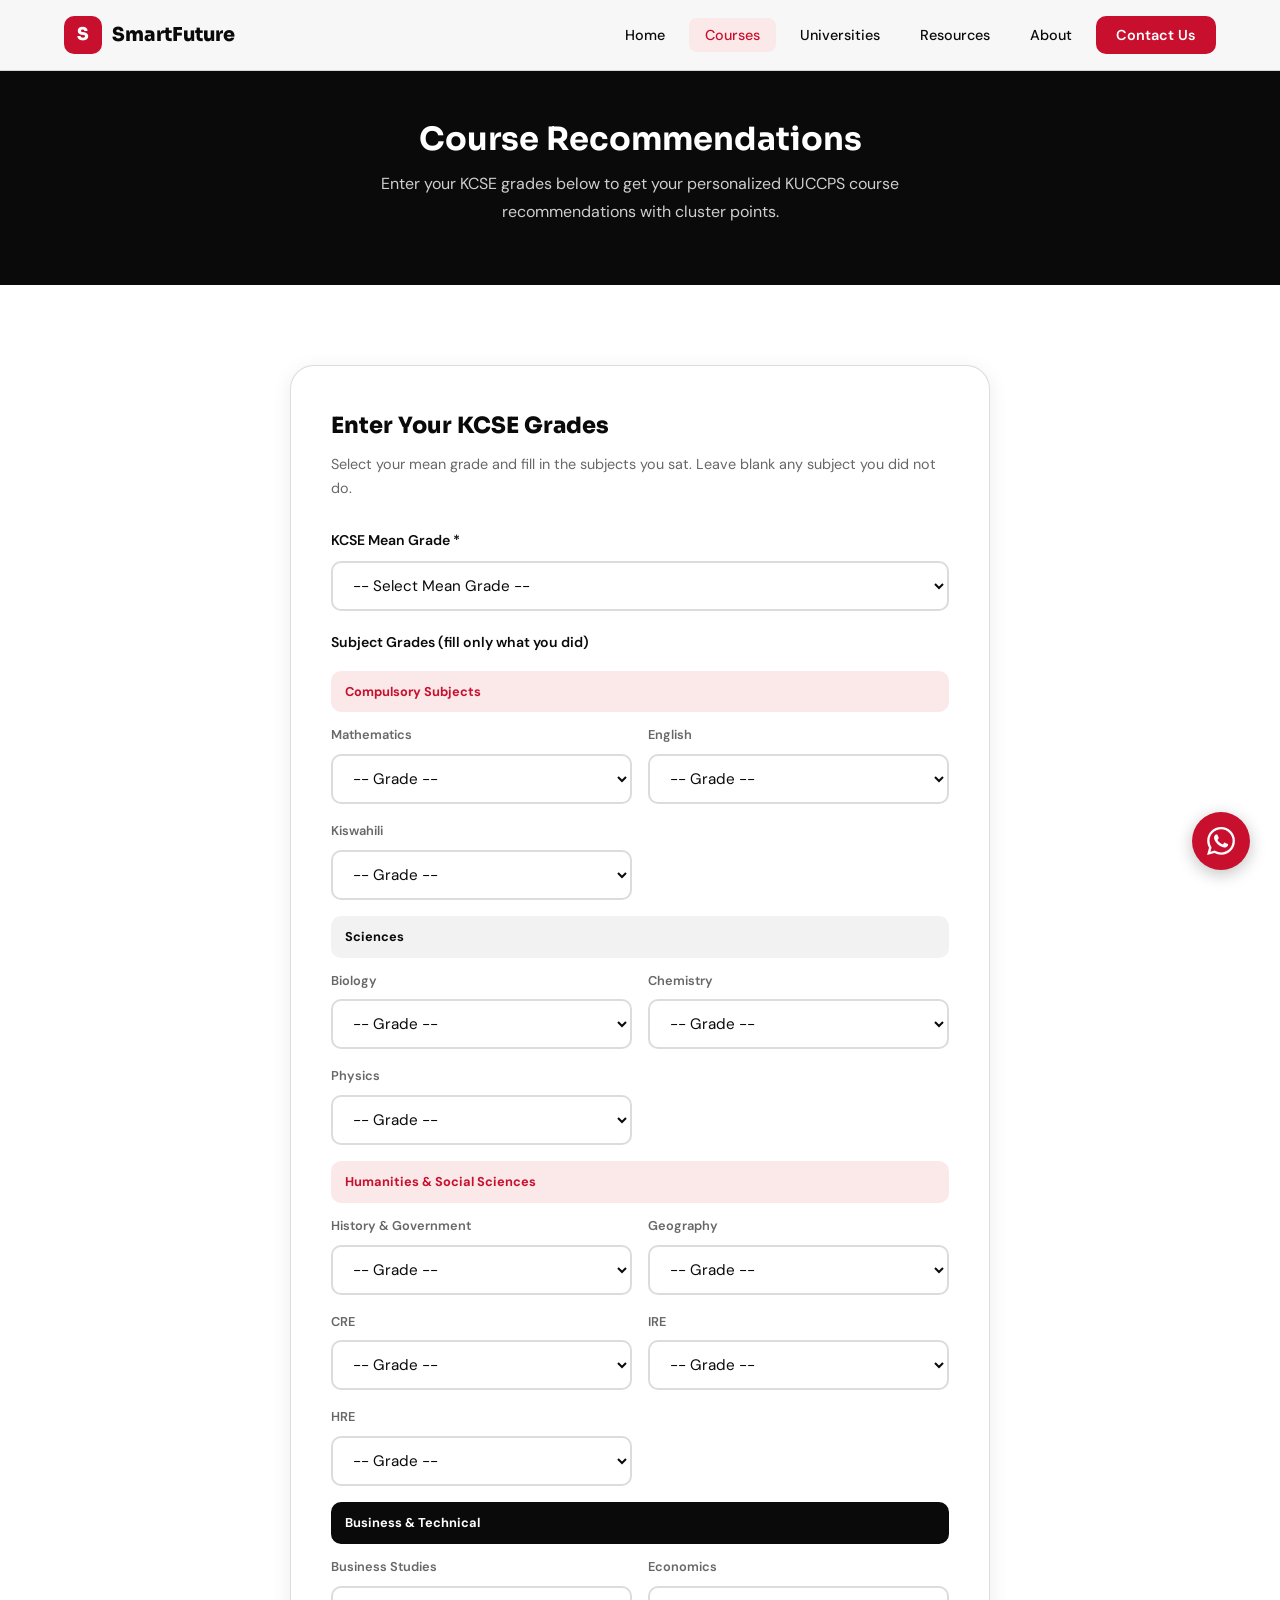
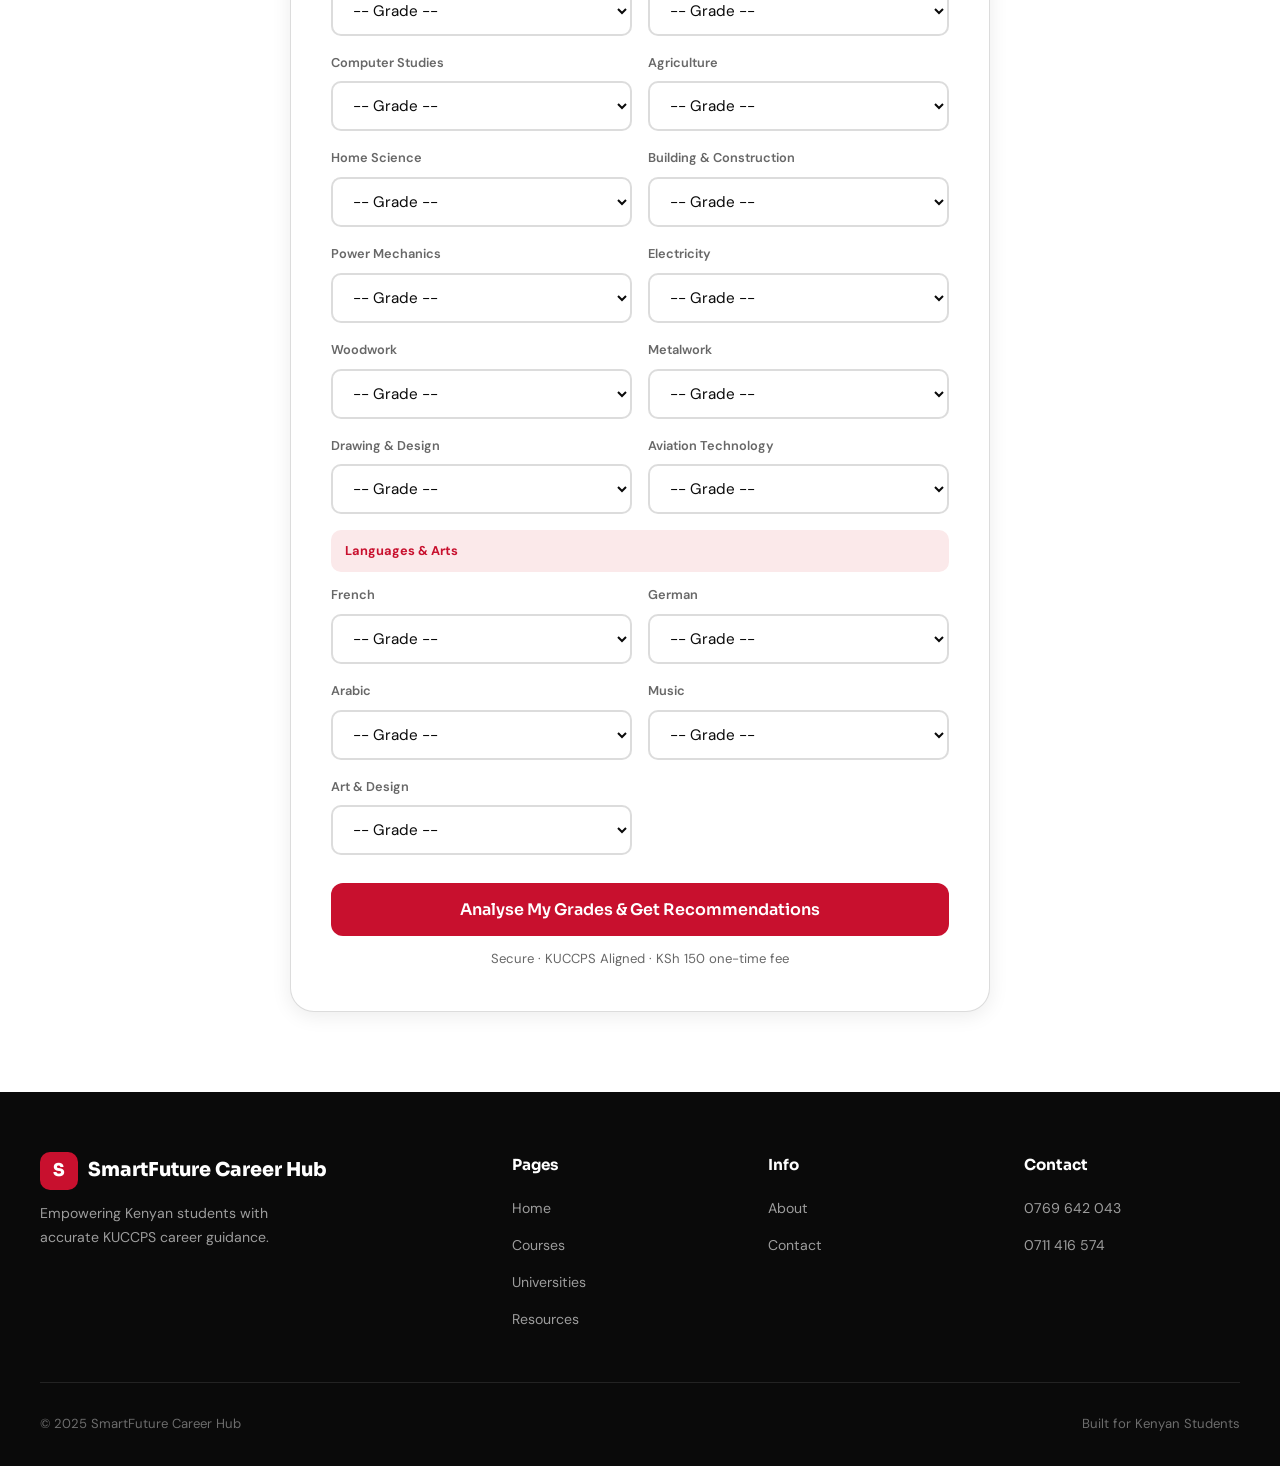
<file: courses.html>
<!DOCTYPE html>
<html lang="en">
<head>
 <meta charset="UTF-8" />
 <meta name="viewport" content="width=device-width, initial-scale=1.0" />
 <title>Course Recommendations — SmartFuture Career Hub</title>
 <link rel="stylesheet" href="css/style.css" />
 <link rel="icon" href="data:image/svg+xml,<svg xmlns='http://www.w3.org/2000/svg' viewBox='0 0 100 100'><circle cx='50' cy='50' r='45' fill='%23C8102E'/></svg>"/>
 <style>
 /* ===== MOBILE MODAL FIX ===== */
 .modal-overlay {
 position: fixed;
 inset: 0;
 background: rgba(10,10,10,0.78);
 backdrop-filter: blur(6px);
 z-index: 2000;
 display: flex;
 align-items: flex-start;
 justify-content: center;
 padding: 16px;
 overflow-y: auto;
 -webkit-overflow-scrolling: touch;
 opacity: 0;
 pointer-events: none;
 transition: opacity 0.3s ease;
 }
 .modal-overlay.active {
 opacity: 1;
 pointer-events: all;
 }
 .modal {
 background: white;
 border-radius: 20px;
 padding: 24px 20px;
 max-width: 460px;
 width: 100%;
 text-align: center;
 margin-top: 80px;
 margin-bottom: 24px;
 transform: translateY(-10px);
 transition: transform 0.3s ease;
 flex-shrink: 0;
 }
 .modal-overlay.active .modal {
 transform: translateY(0);
 }
 @media (min-width: 640px) {
 .modal-overlay {
 align-items: center;
 padding: 24px;
 }
 .modal {
 margin-top: 0;
 margin-bottom: 0;
 padding: 40px;
 }
 }
 .subj-category {
 border-radius: 10px;
 padding: 10px 14px;
 margin: 16px 0 12px;
 font-size: 0.8rem;
 font-weight: 700;
 }
 </style>
</head>
<body>

<!-- NAVBAR -->
<nav class="navbar" id="navbar">
 <div class="nav-container">
 <a href="index.html" class="nav-logo">
 <div class="logo-icon">S</div>
 SmartFuture
 </a>
 <ul class="nav-menu" id="navMenu">
 <li><a href="index.html">Home</a></li>
 <li><a href="courses.html" class="active">Courses</a></li>
 <li><a href="universities.html">Universities</a></li>
 <li><a href="resources.html">Resources</a></li>
 <li><a href="about.html">About</a></li>
 <li><a href="contact.html" class="nav-cta">Contact Us</a></li>
 </ul>
 <div class="hamburger" id="hamburger"><span></span><span></span><span></span></div>
 </div>
</nav>

<!-- PAGE HEADER -->
<div class="page-header">
 <h1>Course Recommendations</h1>
 <p>Enter your KCSE grades below to get your personalized KUCCPS course recommendations with cluster points.</p>
</div>

<!-- MAIN SECTION -->
<section class="section">
 <div class="section-container">
 <div class="grade-form">
 <div class="form-title">Enter Your KCSE Grades</div>
 <div class="form-subtitle">Select your mean grade and fill in the subjects you sat. Leave blank any subject you did not do.</div>

 <!-- MEAN GRADE -->
 <div class="form-row">
 <label class="form-label" for="meanGrade">KCSE Mean Grade *</label>
 <select class="form-select" id="meanGrade" required>
 <option value="">-- Select Mean Grade --</option>
 <option value="A">A (Plain)</option>
 <option value="A-">A- (Minus)</option>
 <option value="B+">B+ (Plus)</option>
 <option value="B">B (Plain)</option>
 <option value="B-">B- (Minus)</option>
 <option value="C+">C+ (Plus)</option>
 </select>
 </div>

 <!-- SUBJECTS -->
 <div class="form-row">
 <label class="form-label">Subject Grades (fill only what you did)</label>

 <!-- COMPULSORY -->
 <div class="subj-category" style="background:var(--blue-light);color:var(--blue)">Compulsory Subjects</div>
 <div class="subjects-grid">
 <div>
 <label class="form-label" style="font-size:0.8rem;color:var(--gray)">Mathematics</label>
 <select class="form-select" id="subj_Math"><option value="">-- Grade --</option><option>A</option><option>A-</option><option>B+</option><option>B</option><option>B-</option><option>C+</option><option>C</option><option>C-</option><option>D+</option><option>D</option><option>D-</option><option>E</option></select>
 </div>
 <div>
 <label class="form-label" style="font-size:0.8rem;color:var(--gray)">English</label>
 <select class="form-select" id="subj_English"><option value="">-- Grade --</option><option>A</option><option>A-</option><option>B+</option><option>B</option><option>B-</option><option>C+</option><option>C</option><option>C-</option><option>D+</option><option>D</option><option>D-</option><option>E</option></select>
 </div>
 <div>
 <label class="form-label" style="font-size:0.8rem;color:var(--gray)">Kiswahili</label>
 <select class="form-select" id="subj_Kiswahili"><option value="">-- Grade --</option><option>A</option><option>A-</option><option>B+</option><option>B</option><option>B-</option><option>C+</option><option>C</option><option>C-</option><option>D+</option><option>D</option><option>D-</option><option>E</option></select>
 </div>
 </div>

 <!-- SCIENCES -->
 <div class="subj-category" style="background:var(--green-light);color:var(--green-dark)">Sciences</div>
 <div class="subjects-grid">
 <div>
 <label class="form-label" style="font-size:0.8rem;color:var(--gray)">Biology</label>
 <select class="form-select" id="subj_Biology"><option value="">-- Grade --</option><option>A</option><option>A-</option><option>B+</option><option>B</option><option>B-</option><option>C+</option><option>C</option><option>C-</option><option>D+</option><option>D</option><option>D-</option><option>E</option></select>
 </div>
 <div>
 <label class="form-label" style="font-size:0.8rem;color:var(--gray)">Chemistry</label>
 <select class="form-select" id="subj_Chemistry"><option value="">-- Grade --</option><option>A</option><option>A-</option><option>B+</option><option>B</option><option>B-</option><option>C+</option><option>C</option><option>C-</option><option>D+</option><option>D</option><option>D-</option><option>E</option></select>
 </div>
 <div>
 <label class="form-label" style="font-size:0.8rem;color:var(--gray)">Physics</label>
 <select class="form-select" id="subj_Physics"><option value="">-- Grade --</option><option>A</option><option>A-</option><option>B+</option><option>B</option><option>B-</option><option>C+</option><option>C</option><option>C-</option><option>D+</option><option>D</option><option>D-</option><option>E</option></select>
 </div>
 </div>

 <!-- HUMANITIES -->
 <div class="subj-category" style="background:var(--orange-light);color:var(--orange)">Humanities & Social Sciences</div>
 <div class="subjects-grid">
 <div>
 <label class="form-label" style="font-size:0.8rem;color:var(--gray)">History & Government</label>
 <select class="form-select" id="subj_History"><option value="">-- Grade --</option><option>A</option><option>A-</option><option>B+</option><option>B</option><option>B-</option><option>C+</option><option>C</option><option>C-</option><option>D+</option><option>D</option><option>D-</option><option>E</option></select>
 </div>
 <div>
 <label class="form-label" style="font-size:0.8rem;color:var(--gray)">Geography</label>
 <select class="form-select" id="subj_Geography"><option value="">-- Grade --</option><option>A</option><option>A-</option><option>B+</option><option>B</option><option>B-</option><option>C+</option><option>C</option><option>C-</option><option>D+</option><option>D</option><option>D-</option><option>E</option></select>
 </div>
 <div>
 <label class="form-label" style="font-size:0.8rem;color:var(--gray)">CRE</label>
 <select class="form-select" id="subj_CRE"><option value="">-- Grade --</option><option>A</option><option>A-</option><option>B+</option><option>B</option><option>B-</option><option>C+</option><option>C</option><option>C-</option><option>D+</option><option>D</option><option>D-</option><option>E</option></select>
 </div>
 <div>
 <label class="form-label" style="font-size:0.8rem;color:var(--gray)">IRE</label>
 <select class="form-select" id="subj_IRE"><option value="">-- Grade --</option><option>A</option><option>A-</option><option>B+</option><option>B</option><option>B-</option><option>C+</option><option>C</option><option>C-</option><option>D+</option><option>D</option><option>D-</option><option>E</option></select>
 </div>
 <div>
 <label class="form-label" style="font-size:0.8rem;color:var(--gray)">HRE</label>
 <select class="form-select" id="subj_HRE"><option value="">-- Grade --</option><option>A</option><option>A-</option><option>B+</option><option>B</option><option>B-</option><option>C+</option><option>C</option><option>C-</option><option>D+</option><option>D</option><option>D-</option><option>E</option></select>
 </div>
 </div>

 <!-- BUSINESS & TECHNICAL -->
 <div class="subj-category" style="background:var(--black);color:var(--white)">Business & Technical</div>
 <div class="subjects-grid">
 <div>
 <label class="form-label" style="font-size:0.8rem;color:var(--gray)">Business Studies</label>
 <select class="form-select" id="subj_Business"><option value="">-- Grade --</option><option>A</option><option>A-</option><option>B+</option><option>B</option><option>B-</option><option>C+</option><option>C</option><option>C-</option><option>D+</option><option>D</option><option>D-</option><option>E</option></select>
 </div>
 <div>
 <label class="form-label" style="font-size:0.8rem;color:var(--gray)">Economics</label>
 <select class="form-select" id="subj_Economics"><option value="">-- Grade --</option><option>A</option><option>A-</option><option>B+</option><option>B</option><option>B-</option><option>C+</option><option>C</option><option>C-</option><option>D+</option><option>D</option><option>D-</option><option>E</option></select>
 </div>
 <div>
 <label class="form-label" style="font-size:0.8rem;color:var(--gray)">Computer Studies</label>
 <select class="form-select" id="subj_Computer"><option value="">-- Grade --</option><option>A</option><option>A-</option><option>B+</option><option>B</option><option>B-</option><option>C+</option><option>C</option><option>C-</option><option>D+</option><option>D</option><option>D-</option><option>E</option></select>
 </div>
 <div>
 <label class="form-label" style="font-size:0.8rem;color:var(--gray)">Agriculture</label>
 <select class="form-select" id="subj_Agriculture"><option value="">-- Grade --</option><option>A</option><option>A-</option><option>B+</option><option>B</option><option>B-</option><option>C+</option><option>C</option><option>C-</option><option>D+</option><option>D</option><option>D-</option><option>E</option></select>
 </div>
 <div>
 <label class="form-label" style="font-size:0.8rem;color:var(--gray)">Home Science</label>
 <select class="form-select" id="subj_HomeScience"><option value="">-- Grade --</option><option>A</option><option>A-</option><option>B+</option><option>B</option><option>B-</option><option>C+</option><option>C</option><option>C-</option><option>D+</option><option>D</option><option>D-</option><option>E</option></select>
 </div>
 <div>
 <label class="form-label" style="font-size:0.8rem;color:var(--gray)">Building & Construction</label>
 <select class="form-select" id="subj_Building"><option value="">-- Grade --</option><option>A</option><option>A-</option><option>B+</option><option>B</option><option>B-</option><option>C+</option><option>C</option><option>C-</option><option>D+</option><option>D</option><option>D-</option><option>E</option></select>
 </div>
 <div>
 <label class="form-label" style="font-size:0.8rem;color:var(--gray)">Power Mechanics</label>
 <select class="form-select" id="subj_PowerMechanics"><option value="">-- Grade --</option><option>A</option><option>A-</option><option>B+</option><option>B</option><option>B-</option><option>C+</option><option>C</option><option>C-</option><option>D+</option><option>D</option><option>D-</option><option>E</option></select>
 </div>
 <div>
 <label class="form-label" style="font-size:0.8rem;color:var(--gray)">Electricity</label>
 <select class="form-select" id="subj_Electricity"><option value="">-- Grade --</option><option>A</option><option>A-</option><option>B+</option><option>B</option><option>B-</option><option>C+</option><option>C</option><option>C-</option><option>D+</option><option>D</option><option>D-</option><option>E</option></select>
 </div>
 <div>
 <label class="form-label" style="font-size:0.8rem;color:var(--gray)">Woodwork</label>
 <select class="form-select" id="subj_Woodwork"><option value="">-- Grade --</option><option>A</option><option>A-</option><option>B+</option><option>B</option><option>B-</option><option>C+</option><option>C</option><option>C-</option><option>D+</option><option>D</option><option>D-</option><option>E</option></select>
 </div>
 <div>
 <label class="form-label" style="font-size:0.8rem;color:var(--gray)">Metalwork</label>
 <select class="form-select" id="subj_Metalwork"><option value="">-- Grade --</option><option>A</option><option>A-</option><option>B+</option><option>B</option><option>B-</option><option>C+</option><option>C</option><option>C-</option><option>D+</option><option>D</option><option>D-</option><option>E</option></select>
 </div>
 <div>
 <label class="form-label" style="font-size:0.8rem;color:var(--gray)">Drawing & Design</label>
 <select class="form-select" id="subj_Drawing"><option value="">-- Grade --</option><option>A</option><option>A-</option><option>B+</option><option>B</option><option>B-</option><option>C+</option><option>C</option><option>C-</option><option>D+</option><option>D</option><option>D-</option><option>E</option></select>
 </div>
 <div>
 <label class="form-label" style="font-size:0.8rem;color:var(--gray)">Aviation Technology</label>
 <select class="form-select" id="subj_Aviation"><option value="">-- Grade --</option><option>A</option><option>A-</option><option>B+</option><option>B</option><option>B-</option><option>C+</option><option>C</option><option>C-</option><option>D+</option><option>D</option><option>D-</option><option>E</option></select>
 </div>
 </div>

 <!-- LANGUAGES & ARTS -->
 <div class="subj-category" style="background:var(--red-tint);color:var(--red)">Languages & Arts</div>
 <div class="subjects-grid">
 <div>
 <label class="form-label" style="font-size:0.8rem;color:var(--gray)">French</label>
 <select class="form-select" id="subj_French"><option value="">-- Grade --</option><option>A</option><option>A-</option><option>B+</option><option>B</option><option>B-</option><option>C+</option><option>C</option><option>C-</option><option>D+</option><option>D</option><option>D-</option><option>E</option></select>
 </div>
 <div>
 <label class="form-label" style="font-size:0.8rem;color:var(--gray)">German</label>
 <select class="form-select" id="subj_German"><option value="">-- Grade --</option><option>A</option><option>A-</option><option>B+</option><option>B</option><option>B-</option><option>C+</option><option>C</option><option>C-</option><option>D+</option><option>D</option><option>D-</option><option>E</option></select>
 </div>
 <div>
 <label class="form-label" style="font-size:0.8rem;color:var(--gray)">Arabic</label>
 <select class="form-select" id="subj_Arabic"><option value="">-- Grade --</option><option>A</option><option>A-</option><option>B+</option><option>B</option><option>B-</option><option>C+</option><option>C</option><option>C-</option><option>D+</option><option>D</option><option>D-</option><option>E</option></select>
 </div>
 <div>
 <label class="form-label" style="font-size:0.8rem;color:var(--gray)">Music</label>
 <select class="form-select" id="subj_Music"><option value="">-- Grade --</option><option>A</option><option>A-</option><option>B+</option><option>B</option><option>B-</option><option>C+</option><option>C</option><option>C-</option><option>D+</option><option>D</option><option>D-</option><option>E</option></select>
 </div>
 <div>
 <label class="form-label" style="font-size:0.8rem;color:var(--gray)">Art & Design</label>
 <select class="form-select" id="subj_Art"><option value="">-- Grade --</option><option>A</option><option>A-</option><option>B+</option><option>B</option><option>B-</option><option>C+</option><option>C</option><option>C-</option><option>D+</option><option>D</option><option>D-</option><option>E</option></select>
 </div>
 </div>
 </div>

 <!-- SUBMIT -->
 <button class="btn btn-primary" style="width:100%;justify-content:center;font-size:1rem;padding:16px;margin-top:8px" onclick="openPaymentModal()">
 Analyse My Grades &amp; Get Recommendations
 </button>
 <p style="text-align:center;margin-top:12px;font-size:0.82rem;color:var(--gray);">Secure · KUCCPS Aligned · KSh 150 one-time fee</p>
 </div>

 <!-- RESULTS -->
 <div class="results-section" id="resultsSection">
 <div class="results-header">
 <div style="display:flex;align-items:center;justify-content:space-between;flex-wrap:wrap;gap:12px">
 <div>
 <div style="font-family:'Sora',sans-serif;font-size:1.2rem;font-weight:800;margin-bottom:4px">Your Recommended Courses</div>
 <div style="font-size:0.85rem;opacity:0.85">Based on your KCSE grades · KUCCPS Aligned · Includes Cluster Points</div>
 </div>
 <button class="btn btn-orange" onclick="downloadResults()" style="gap:8px;padding:12px 20px;font-size:0.88rem">Download Report</button>
 </div>
 </div>
 <div class="results-body"><div id="resultsList"></div></div>
 </div>
 </div>
</section>

<!-- PAYMENT MODAL — scrollable, appears at top on mobile -->
<div class="modal-overlay" id="paymentModal">
 <div class="modal">
 <div class="modal-icon"></div>
 <div class="modal-title">Course Matching Ready!</div>
 <div class="modal-desc">Complete a one-time M-PESA payment to unlock your personalized KUCCPS course recommendations.</div>

 <div class="payment-features">
 <div class="payment-feature">Fast &amp; secure M-PESA STK Push</div>
 <div class="payment-feature">Unlocks full course list + cluster points</div>
 <div class="payment-feature">Includes downloadable report</div>
 </div>

 <div style="background:var(--blue-light);border-radius:12px;padding:14px;margin-bottom:20px;text-align:left;">
 <div style="font-size:0.78rem;color:var(--gray);margin-bottom:4px">Amount</div>
 <div style="font-family:'Sora',sans-serif;font-size:1.8rem;font-weight:800;color:var(--blue)">KSh 150</div>
 <div style="font-size:0.78rem;color:var(--gray)">One-time course recommendation fee</div>
 </div>

 <div class="form-row" style="text-align:left;margin-bottom:16px">
 <label class="form-label">Your M-PESA Phone Number</label>
 <input type="tel" class="form-input" id="payPhone" placeholder="07XXXXXXXX or 01XXXXXXXX" />
 </div>

 <div id="payStatus" style="margin-bottom:16px"></div>

 <div style="display:flex;flex-direction:column;gap:10px">
 <button class="btn btn-green" id="payBtn" onclick="initiatePayment()" style="justify-content:center;font-size:1rem;padding:16px">
 Pay KSh 150 Now
 </button>
 <button class="btn" id="checkStatusBtn" onclick="checkPaymentStatus()" style="justify-content:center;background:var(--blue-light);color:var(--blue);padding:12px;display:none">
 Check Payment Status
 </button>
 <button onclick="closePaymentModal()" style="background:none;border:none;color:var(--gray);font-size:0.85rem;cursor:pointer;padding:8px">
 Cancel
 </button>
 </div>
 </div>
</div>

<!-- WHATSAPP FLOAT -->
<div class="whatsapp-float">
 <div class="whatsapp-tooltip">Chat with us on WhatsApp</div>
 <a href="https://wa.me/254769642043" target="_blank" class="whatsapp-btn">
 <svg width="28" height="28" viewBox="0 0 24 24" fill="white"><path d="M17.472 14.382c-.297-.149-1.758-.867-2.03-.967-.273-.099-.471-.148-.67.15-.197.297-.767.966-.94 1.164-.173.199-.347.223-.644.075-.297-.15-1.255-.463-2.39-1.475-.883-.788-1.48-1.761-1.653-2.059-.173-.297-.018-.458.13-.606.134-.133.298-.347.446-.52.149-.174.198-.298.298-.497.099-.198.05-.371-.025-.52-.075-.149-.669-1.612-.916-2.207-.242-.579-.487-.5-.669-.51-.173-.008-.371-.01-.57-.01-.198 0-.52.074-.792.372-.272.297-1.04 1.016-1.04 2.479 0 1.462 1.065 2.875 1.213 3.074.149.198 2.096 3.2 5.077 4.487.709.306 1.262.489 1.694.625.712.227 1.36.195 1.871.118.571-.085 1.758-.719 2.006-1.413.248-.694.248-1.289.173-1.413-.074-.124-.272-.198-.57-.347m-5.421 7.403h-.004a9.87 9.87 0 01-5.031-1.378l-.361-.214-3.741.982.998-3.648-.235-.374a9.86 9.86 0 01-1.51-5.26c.001-5.45 4.436-9.884 9.888-9.884 2.64 0 5.122 1.03 6.988 2.898a9.825 9.825 0 012.893 6.994c-.003 5.45-4.437 9.884-9.885 9.884m8.413-18.297A11.815 11.815 0 0012.05 0C5.495 0 .16 5.335.157 11.892c0 2.096.547 4.142 1.588 5.945L.057 24l6.305-1.654a11.882 11.882 0 005.683 1.448h.005c6.554 0 11.89-5.335 11.893-11.893a11.821 11.821 0 00-3.48-8.413Z"/></svg>
 </a>
</div>

<footer class="footer">
 <div class="footer-grid">
 <div><div class="nav-logo" style="color:white;margin-bottom:0"><div class="logo-icon">S</div>SmartFuture Career Hub</div><p class="footer-brand-desc">Empowering Kenyan students with accurate KUCCPS career guidance.</p></div>
 <div><div class="footer-col-title">Pages</div><ul class="footer-links"><li><a href="index.html">Home</a></li><li><a href="courses.html">Courses</a></li><li><a href="universities.html">Universities</a></li><li><a href="resources.html">Resources</a></li></ul></div>
 <div><div class="footer-col-title">Info</div><ul class="footer-links"><li><a href="about.html">About</a></li><li><a href="contact.html">Contact</a></li></ul></div>
 <div><div class="footer-col-title">Contact</div><ul class="footer-links"><li><a href="tel:0769642043"> 0769 642 043</a></li><li><a href="tel:0711416574"> 0711 416 574</a></li></ul></div>
 </div>
 <div class="footer-bottom"><span>© 2025 SmartFuture Career Hub</span><span>Built for Kenyan Students</span></div>
</footer>

<script src="js/main.js"></script>
<script src="js/recommender.js"></script>
</body>
</html>
</file>
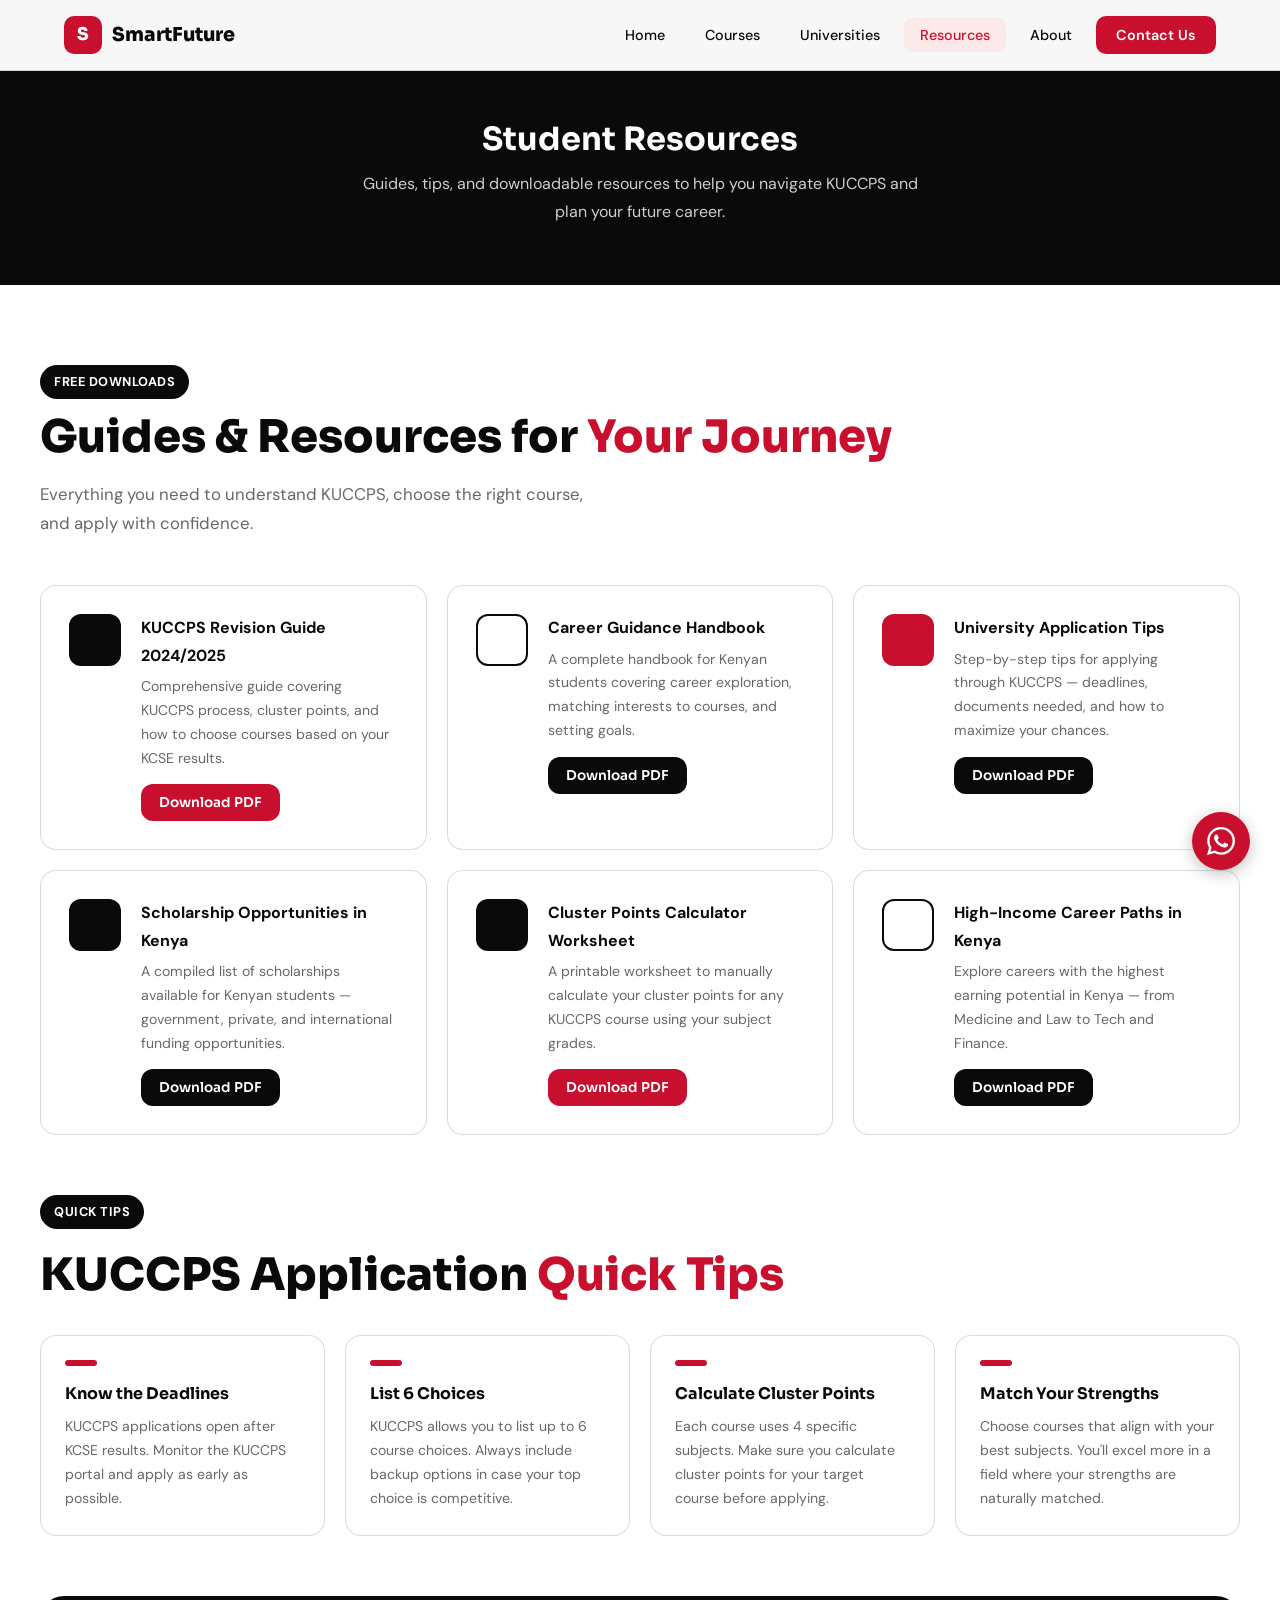
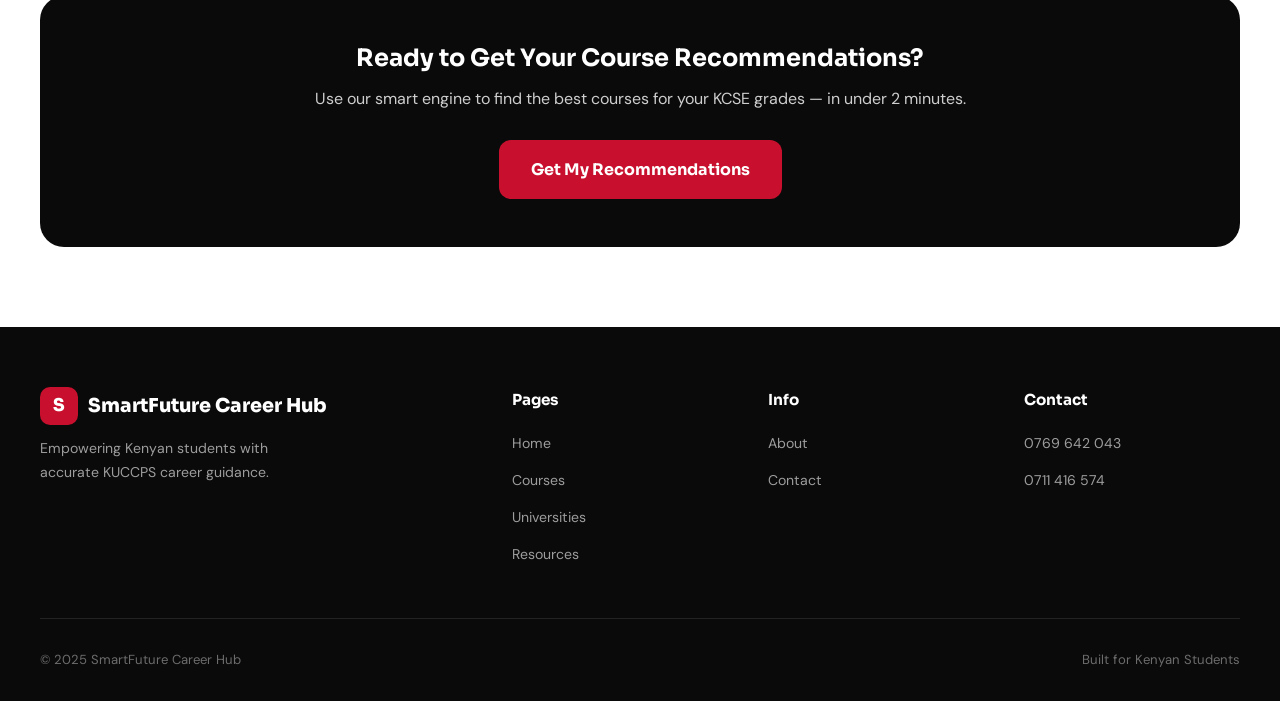
<file: resources.html>
<!DOCTYPE html>
<html lang="en">
<head>
 <meta charset="UTF-8" />
 <meta name="viewport" content="width=device-width, initial-scale=1.0" />
 <title>Student Resources — SmartFuture Career Hub</title>
 <link rel="stylesheet" href="css/style.css" />
 <link rel="icon" href="data:image/svg+xml,<svg xmlns='http://www.w3.org/2000/svg' viewBox='0 0 100 100'><circle cx='50' cy='50' r='45' fill='%23C8102E'/></svg>"/>
</head>
<body>

<nav class="navbar" id="navbar">
 <div class="nav-container">
 <a href="index.html" class="nav-logo"><div class="logo-icon">S</div>SmartFuture</a>
 <ul class="nav-menu" id="navMenu">
 <li><a href="index.html">Home</a></li>
 <li><a href="courses.html">Courses</a></li>
 <li><a href="universities.html">Universities</a></li>
 <li><a href="resources.html" class="active">Resources</a></li>
 <li><a href="about.html">About</a></li>
 <li><a href="contact.html" class="nav-cta">Contact Us</a></li>
 </ul>
 <div class="hamburger" id="hamburger"><span></span><span></span><span></span></div>
 </div>
</nav>

<div class="page-header">
 <h1>Student Resources</h1>
 <p>Guides, tips, and downloadable resources to help you navigate KUCCPS and plan your future career.</p>
</div>

<section class="section">
 <div class="section-container">

 <div class="section-label">Free Downloads</div>
 <h2 class="section-title">Guides &amp; Resources for <span class="text-gradient">Your Journey</span></h2>
 <p class="section-subtitle">Everything you need to understand KUCCPS, choose the right course, and apply with confidence.</p>

 <div class="resources-grid">

 <div class="resource-card">
 <div class="resource-icon icon-blue"></div>
 <div class="resource-content">
 <div class="resource-title">KUCCPS Revision Guide 2024/2025</div>
 <div class="resource-desc">Comprehensive guide covering KUCCPS process, cluster points, and how to choose courses based on your KCSE results.</div>
 <button class="btn btn-primary" style="padding:10px 18px;font-size:0.85rem" onclick="showDownloadMsg(this, 'KUCCPS Revision Guide')">
 Download PDF
 </button>
 </div>
 </div>

 <div class="resource-card">
 <div class="resource-icon icon-green"></div>
 <div class="resource-content">
 <div class="resource-title">Career Guidance Handbook</div>
 <div class="resource-desc">A complete handbook for Kenyan students covering career exploration, matching interests to courses, and setting goals.</div>
 <button class="btn btn-green" style="padding:10px 18px;font-size:0.85rem" onclick="showDownloadMsg(this, 'Career Guidance Handbook')">
 Download PDF
 </button>
 </div>
 </div>

 <div class="resource-card">
 <div class="resource-icon icon-orange"></div>
 <div class="resource-content">
 <div class="resource-title">University Application Tips</div>
 <div class="resource-desc">Step-by-step tips for applying through KUCCPS — deadlines, documents needed, and how to maximize your chances.</div>
 <button class="btn btn-orange" style="padding:10px 18px;font-size:0.85rem" onclick="showDownloadMsg(this, 'Application Tips Guide')">
 Download PDF
 </button>
 </div>
 </div>

 <div class="resource-card">
 <div class="resource-icon icon-purple"></div>
 <div class="resource-content">
 <div class="resource-title">Scholarship Opportunities in Kenya</div>
 <div class="resource-desc">A compiled list of scholarships available for Kenyan students — government, private, and international funding opportunities.</div>
 <button class="btn" style="padding:10px 18px;font-size:0.85rem;background:var(--black);color:white" onclick="showDownloadMsg(this, 'Scholarship Guide')">
 Download PDF
 </button>
 </div>
 </div>

 <div class="resource-card">
 <div class="resource-icon icon-blue"></div>
 <div class="resource-content">
 <div class="resource-title">Cluster Points Calculator Worksheet</div>
 <div class="resource-desc">A printable worksheet to manually calculate your cluster points for any KUCCPS course using your subject grades.</div>
 <button class="btn btn-primary" style="padding:10px 18px;font-size:0.85rem" onclick="showDownloadMsg(this, 'Cluster Points Worksheet')">
 Download PDF
 </button>
 </div>
 </div>

 <div class="resource-card">
 <div class="resource-icon icon-green"></div>
 <div class="resource-content">
 <div class="resource-title">High-Income Career Paths in Kenya</div>
 <div class="resource-desc">Explore careers with the highest earning potential in Kenya — from Medicine and Law to Tech and Finance.</div>
 <button class="btn btn-green" style="padding:10px 18px;font-size:0.85rem" onclick="showDownloadMsg(this, 'High Income Careers Guide')">
 Download PDF
 </button>
 </div>
 </div>

 </div>

 <!-- TIPS SECTION -->
 <div style="margin-top:60px">
 <div class="section-label">Quick Tips</div>
 <h2 class="section-title mt-8">KUCCPS Application <span class="text-gradient">Quick Tips</span></h2>
 <div style="display:grid;grid-template-columns:repeat(auto-fit,minmax(250px,1fr));gap:20px;margin-top:32px">
 <div style="background:white;border-radius:var(--radius);padding:24px;border:1px solid var(--gray-light)">
 <div style="height:6px;width:32px;background:var(--red);border-radius:4px;margin-bottom:14px"></div>
 <div style="font-family:'Sora',sans-serif;font-weight:700;margin-bottom:8px">Know the Deadlines</div>
 <div style="font-size:0.88rem;color:var(--gray)">KUCCPS applications open after KCSE results. Monitor the KUCCPS portal and apply as early as possible.</div>
 </div>
 <div style="background:white;border-radius:var(--radius);padding:24px;border:1px solid var(--gray-light)">
 <div style="height:6px;width:32px;background:var(--red);border-radius:4px;margin-bottom:14px"></div>
 <div style="font-family:'Sora',sans-serif;font-weight:700;margin-bottom:8px">List 6 Choices</div>
 <div style="font-size:0.88rem;color:var(--gray)">KUCCPS allows you to list up to 6 course choices. Always include backup options in case your top choice is competitive.</div>
 </div>
 <div style="background:white;border-radius:var(--radius);padding:24px;border:1px solid var(--gray-light)">
 <div style="height:6px;width:32px;background:var(--red);border-radius:4px;margin-bottom:14px"></div>
 <div style="font-family:'Sora',sans-serif;font-weight:700;margin-bottom:8px">Calculate Cluster Points</div>
 <div style="font-size:0.88rem;color:var(--gray)">Each course uses 4 specific subjects. Make sure you calculate cluster points for your target course before applying.</div>
 </div>
 <div style="background:white;border-radius:var(--radius);padding:24px;border:1px solid var(--gray-light)">
 <div style="height:6px;width:32px;background:var(--red);border-radius:4px;margin-bottom:14px"></div>
 <div style="font-family:'Sora',sans-serif;font-weight:700;margin-bottom:8px">Match Your Strengths</div>
 <div style="font-size:0.88rem;color:var(--gray)">Choose courses that align with your best subjects. You'll excel more in a field where your strengths are naturally matched.</div>
 </div>
 </div>
 </div>

 <!-- CTA -->
 <div style="margin-top:60px;background:var(--black);border-radius:24px;padding:48px;text-align:center;color:white">
 <h2 style="color:white;margin-bottom:12px">Ready to Get Your Course Recommendations?</h2>
 <p style="color:rgba(255,255,255,0.8);margin-bottom:28px">Use our smart engine to find the best courses for your KCSE grades — in under 2 minutes.</p>
 <a href="courses.html" class="btn" style="background:var(--red);color:white;font-weight:700;padding:16px 32px;font-size:1rem">
 Get My Recommendations
 </a>
 </div>

 </div>
</section>

<!-- WHATSAPP -->
<div class="whatsapp-float">
 <div class="whatsapp-tooltip">Chat with us on WhatsApp</div>
 <a href="https://wa.me/254769642043" target="_blank" class="whatsapp-btn">
 <svg width="28" height="28" viewBox="0 0 24 24" fill="white"><path d="M17.472 14.382c-.297-.149-1.758-.867-2.03-.967-.273-.099-.471-.148-.67.15-.197.297-.767.966-.94 1.164-.173.199-.347.223-.644.075-.297-.15-1.255-.463-2.39-1.475-.883-.788-1.48-1.761-1.653-2.059-.173-.297-.018-.458.13-.606.134-.133.298-.347.446-.52.149-.174.198-.298.298-.497.099-.198.05-.371-.025-.52-.075-.149-.669-1.612-.916-2.207-.242-.579-.487-.5-.669-.51-.173-.008-.371-.01-.57-.01-.198 0-.52.074-.792.372-.272.297-1.04 1.016-1.04 2.479 0 1.462 1.065 2.875 1.213 3.074.149.198 2.096 3.2 5.077 4.487.709.306 1.262.489 1.694.625.712.227 1.36.195 1.871.118.571-.085 1.758-.719 2.006-1.413.248-.694.248-1.289.173-1.413-.074-.124-.272-.198-.57-.347m-5.421 7.403h-.004a9.87 9.87 0 01-5.031-1.378l-.361-.214-3.741.982.998-3.648-.235-.374a9.86 9.86 0 01-1.51-5.26c.001-5.45 4.436-9.884 9.888-9.884 2.64 0 5.122 1.03 6.988 2.898a9.825 9.825 0 012.893 6.994c-.003 5.45-4.437 9.884-9.885 9.884m8.413-18.297A11.815 11.815 0 0012.05 0C5.495 0 .16 5.335.157 11.892c0 2.096.547 4.142 1.588 5.945L.057 24l6.305-1.654a11.882 11.882 0 005.683 1.448h.005c6.554 0 11.89-5.335 11.893-11.893a11.821 11.821 0 00-3.48-8.413Z"/></svg>
 </a>
</div>

<footer class="footer">
 <div class="footer-grid">
 <div><div class="nav-logo" style="color:white;margin-bottom:0"><div class="logo-icon">S</div>SmartFuture Career Hub</div><p class="footer-brand-desc">Empowering Kenyan students with accurate KUCCPS career guidance.</p></div>
 <div><div class="footer-col-title">Pages</div><ul class="footer-links"><li><a href="index.html">Home</a></li><li><a href="courses.html">Courses</a></li><li><a href="universities.html">Universities</a></li><li><a href="resources.html">Resources</a></li></ul></div>
 <div><div class="footer-col-title">Info</div><ul class="footer-links"><li><a href="about.html">About</a></li><li><a href="contact.html">Contact</a></li></ul></div>
 <div><div class="footer-col-title">Contact</div><ul class="footer-links"><li><a href="tel:0769642043"> 0769 642 043</a></li><li><a href="tel:0711416574"> 0711 416 574</a></li></ul></div>
 </div>
 <div class="footer-bottom"><span>© 2025 SmartFuture Career Hub</span><span>Built for Kenyan Students</span></div>
</footer>

<script src="js/main.js"></script>
<script>
function showDownloadMsg(btn, name) {
 const original = btn.innerHTML;
 btn.innerHTML = ' Preparing...';
 btn.disabled = true;
 setTimeout(() => {
 btn.innerHTML = ' Coming Soon!';
 setTimeout(() => {
 btn.innerHTML = original;
 btn.disabled = false;
 }, 2000);
 }, 800);
 // To enable real downloads: host PDFs in /assets/ and use:
 // window.open('assets/' + filename + '.pdf', '_blank');
}
</script>
</body>
</html>
</file>
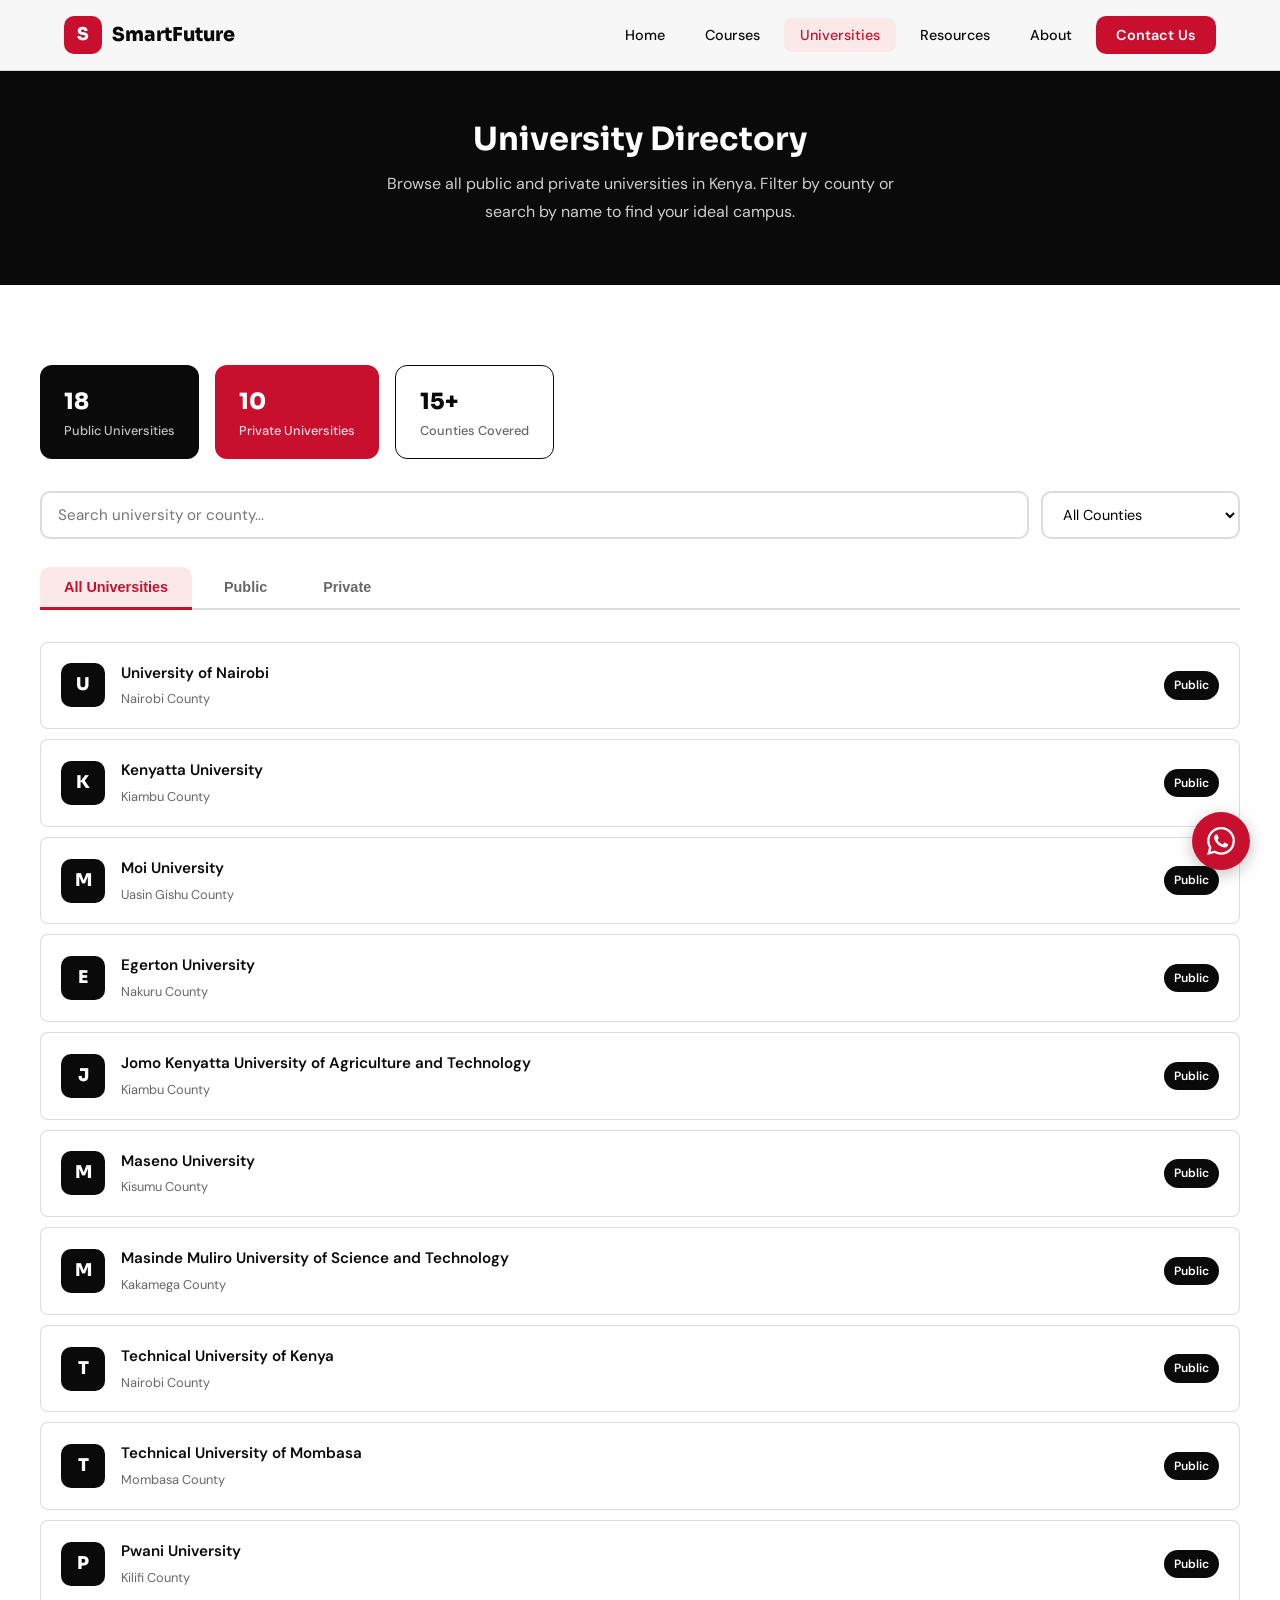
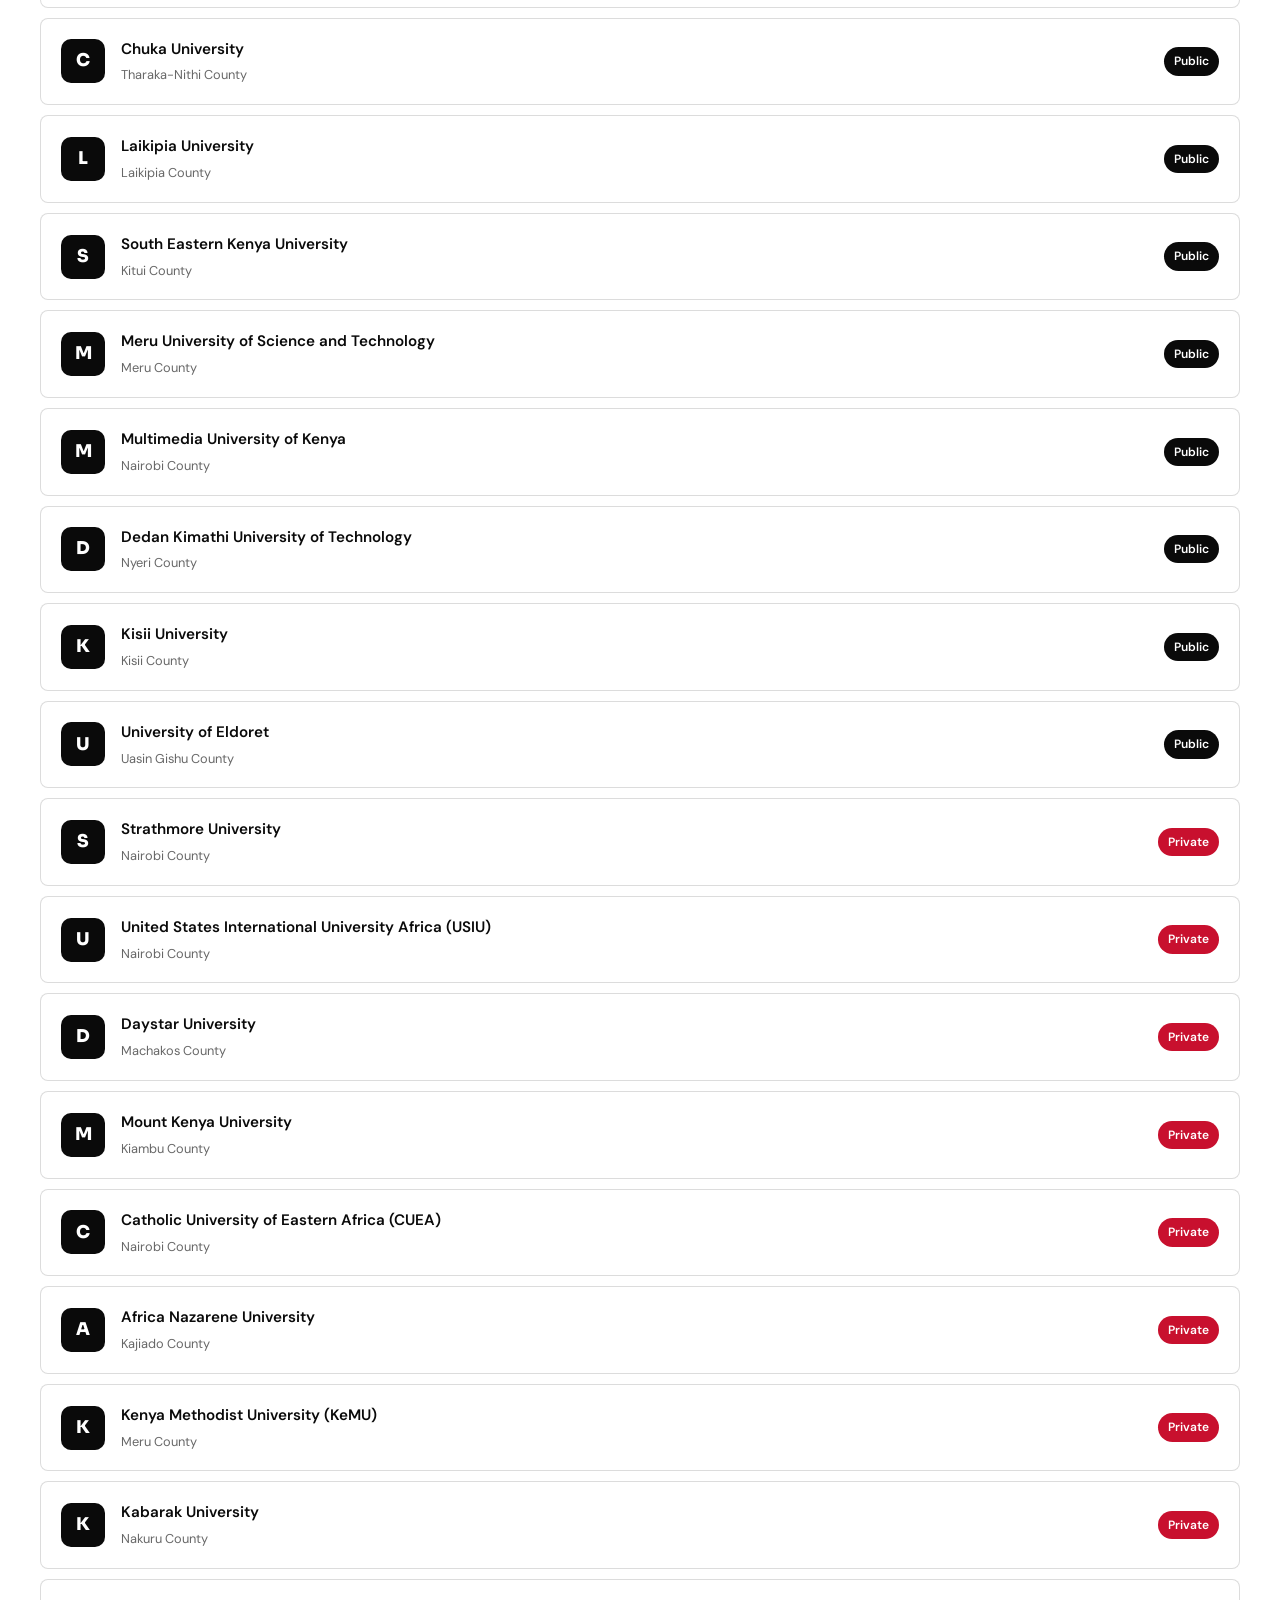
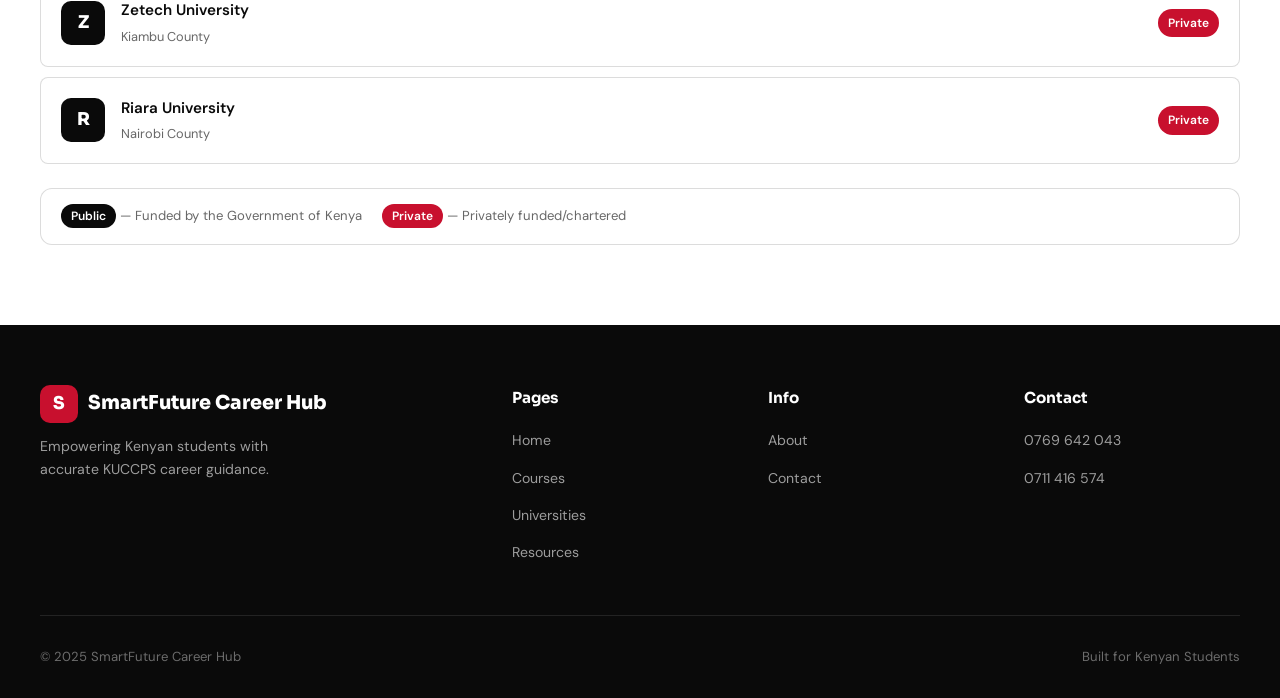
<file: universities.html>
<!DOCTYPE html>
<html lang="en">
<head>
 <meta charset="UTF-8" />
 <meta name="viewport" content="width=device-width, initial-scale=1.0" />
 <title>Universities — SmartFuture Career Hub</title>
 <link rel="stylesheet" href="css/style.css" />
 <link rel="icon" href="data:image/svg+xml,<svg xmlns='http://www.w3.org/2000/svg' viewBox='0 0 100 100'><circle cx='50' cy='50' r='45' fill='%23C8102E'/></svg>"/>
</head>
<body>

<nav class="navbar" id="navbar">
 <div class="nav-container">
 <a href="index.html" class="nav-logo"><div class="logo-icon">S</div>SmartFuture</a>
 <ul class="nav-menu" id="navMenu">
 <li><a href="index.html">Home</a></li>
 <li><a href="courses.html">Courses</a></li>
 <li><a href="universities.html" class="active">Universities</a></li>
 <li><a href="resources.html">Resources</a></li>
 <li><a href="about.html">About</a></li>
 <li><a href="contact.html" class="nav-cta">Contact Us</a></li>
 </ul>
 <div class="hamburger" id="hamburger"><span></span><span></span><span></span></div>
 </div>
</nav>

<div class="page-header">
 <h1>University Directory</h1>
 <p>Browse all public and private universities in Kenya. Filter by county or search by name to find your ideal campus.</p>
</div>

<section class="section">
 <div class="section-container">

 <!-- STATS BADGES -->
 <div style="display:flex;gap:16px;flex-wrap:wrap;margin-bottom:32px">
 <div style="background:var(--black);border-radius:12px;padding:16px 24px;display:flex;align-items:center;gap:12px">
 <div>
 <div style="font-family:'Sora',sans-serif;font-size:1.4rem;font-weight:800;color:var(--white)">18</div>
 <div style="font-size:0.8rem;color:rgba(255,255,255,0.75);font-weight:500">Public Universities</div>
 </div>
 </div>
 <div style="background:var(--red);border-radius:12px;padding:16px 24px;display:flex;align-items:center;gap:12px">
 <div>
 <div style="font-family:'Sora',sans-serif;font-size:1.4rem;font-weight:800;color:var(--white)">10</div>
 <div style="font-size:0.8rem;color:rgba(255,255,255,0.85);font-weight:500">Private Universities</div>
 </div>
 </div>
 <div style="background:var(--white);border:1px solid var(--black);border-radius:12px;padding:16px 24px;display:flex;align-items:center;gap:12px">
 <div>
 <div style="font-family:'Sora',sans-serif;font-size:1.4rem;font-weight:800;color:var(--black)">15+</div>
 <div style="font-size:0.8rem;color:var(--gray);font-weight:500">Counties Covered</div>
 </div>
 </div>
 </div>

 <!-- SEARCH + FILTER -->
 <div class="uni-search-bar">
 <input type="text" class="uni-search-input" id="uniSearch" placeholder="Search university or county..." />
 <select class="uni-county-filter" id="countyFilter">
 <option value="all">All Counties</option>
 </select>
 </div>

 <!-- TABS -->
 <div class="uni-tabs">
 <button class="uni-tab active" data-type="all">All Universities</button>
 <button class="uni-tab" data-type="public">Public</button>
 <button class="uni-tab" data-type="private">Private</button>
 </div>

 <!-- LIST -->
 <div id="uniList"></div>

 <!-- LEGEND -->
 <div style="margin-top:24px;padding:16px 20px;background:white;border-radius:12px;border:1px solid var(--gray-light);display:flex;gap:20px;flex-wrap:wrap;font-size:0.82rem;color:var(--gray)">
 <span><span class="uni-type-badge badge-public">Public</span> — Funded by the Government of Kenya</span>
 <span><span class="uni-type-badge badge-private">Private</span> — Privately funded/chartered</span>
 </div>
 </div>
</section>

<!-- WHATSAPP -->
<div class="whatsapp-float">
 <div class="whatsapp-tooltip">Chat with us on WhatsApp</div>
 <a href="https://wa.me/254769642043" target="_blank" class="whatsapp-btn">
 <svg width="28" height="28" viewBox="0 0 24 24" fill="white"><path d="M17.472 14.382c-.297-.149-1.758-.867-2.03-.967-.273-.099-.471-.148-.67.15-.197.297-.767.966-.94 1.164-.173.199-.347.223-.644.075-.297-.15-1.255-.463-2.39-1.475-.883-.788-1.48-1.761-1.653-2.059-.173-.297-.018-.458.13-.606.134-.133.298-.347.446-.52.149-.174.198-.298.298-.497.099-.198.05-.371-.025-.52-.075-.149-.669-1.612-.916-2.207-.242-.579-.487-.5-.669-.51-.173-.008-.371-.01-.57-.01-.198 0-.52.074-.792.372-.272.297-1.04 1.016-1.04 2.479 0 1.462 1.065 2.875 1.213 3.074.149.198 2.096 3.2 5.077 4.487.709.306 1.262.489 1.694.625.712.227 1.36.195 1.871.118.571-.085 1.758-.719 2.006-1.413.248-.694.248-1.289.173-1.413-.074-.124-.272-.198-.57-.347m-5.421 7.403h-.004a9.87 9.87 0 01-5.031-1.378l-.361-.214-3.741.982.998-3.648-.235-.374a9.86 9.86 0 01-1.51-5.26c.001-5.45 4.436-9.884 9.888-9.884 2.64 0 5.122 1.03 6.988 2.898a9.825 9.825 0 012.893 6.994c-.003 5.45-4.437 9.884-9.885 9.884m8.413-18.297A11.815 11.815 0 0012.05 0C5.495 0 .16 5.335.157 11.892c0 2.096.547 4.142 1.588 5.945L.057 24l6.305-1.654a11.882 11.882 0 005.683 1.448h.005c6.554 0 11.89-5.335 11.893-11.893a11.821 11.821 0 00-3.48-8.413Z"/></svg>
 </a>
</div>

<footer class="footer">
 <div class="footer-grid">
 <div><div class="nav-logo" style="color:white;margin-bottom:0"><div class="logo-icon">S</div>SmartFuture Career Hub</div><p class="footer-brand-desc">Empowering Kenyan students with accurate KUCCPS career guidance.</p></div>
 <div><div class="footer-col-title">Pages</div><ul class="footer-links"><li><a href="index.html">Home</a></li><li><a href="courses.html">Courses</a></li><li><a href="universities.html">Universities</a></li><li><a href="resources.html">Resources</a></li></ul></div>
 <div><div class="footer-col-title">Info</div><ul class="footer-links"><li><a href="about.html">About</a></li><li><a href="contact.html">Contact</a></li></ul></div>
 <div><div class="footer-col-title">Contact</div><ul class="footer-links"><li><a href="tel:0769642043"> 0769 642 043</a></li><li><a href="tel:0711416574"> 0711 416 574</a></li></ul></div>
 </div>
 <div class="footer-bottom"><span>© 2025 SmartFuture Career Hub</span><span>Built for Kenyan Students</span></div>
</footer>

<script src="js/main.js"></script>
<script src="js/universities.js"></script>
</body>
</html>
</file>
<file: css/style.css>
/* ===== SMARTFUTURE CAREER HUB — MAIN STYLESHEET ===== */
/* Palette restricted to red, white and black only. No gradients, no continuous motion. */
@import url('https://fonts.googleapis.com/css2?family=Sora:wght@300;400;500;600;700;800&family=DM+Sans:ital,wght@0,300;0,400;0,500;0,600;1,400&display=swap');

:root {
  --red: #C8102E;
  --red-dark: #8A0000;
  --red-tint: #FBE9EA;
  --black: #0A0A0A;
  --white: #FFFFFF;
  --gray: rgba(10,10,10,0.62);
  --gray-light: rgba(10,10,10,0.14);

  /* Legacy variable names kept so every reference across the site resolves to red / white / black */
  --blue: var(--red);
  --blue-dark: var(--red-dark);
  --blue-light: var(--red-tint);
  --green: var(--black);
  --green-dark: var(--black);
  --green-light: #F2F2F2;
  --orange: var(--red);
  --orange-light: var(--red-tint);
  --yellow: var(--red);
  --purple: var(--black);

  --bg: #ffffff;
  --white: #ffffff;
  --dark: var(--black);
  --text: var(--black);
  --card-shadow: 0 4px 20px rgba(10,10,10,0.08);
  --radius: 16px;
  --radius-sm: 8px;
  --transition: all 0.2s ease;
}

*, *::before, *::after { box-sizing: border-box; margin: 0; padding: 0; }
html { scroll-behavior: smooth; }

body {
  font-family: 'DM Sans', sans-serif;
  background: var(--bg);
  color: var(--text);
  line-height: 1.7;
  overflow-x: hidden;
}

h1, h2, h3, h4, h5 {
  font-family: 'Sora', sans-serif;
  line-height: 1.2;
  color: var(--black);
}

a { text-decoration: none; color: inherit; }

img { max-width: 100%; height: auto; }

/* ===== NAVBAR ===== */
.navbar {
  position: fixed;
  top: 0; left: 0; right: 0;
  z-index: 1000;
  background: rgba(255,255,255,0.97);
  border-bottom: 1px solid var(--gray-light);
  transition: var(--transition);
}

.navbar.scrolled {
  box-shadow: 0 2px 16px rgba(10,10,10,0.10);
}

.nav-container {
  max-width: 1200px;
  margin: 0 auto;
  padding: 0 24px;
  display: flex;
  align-items: center;
  justify-content: space-between;
  height: 70px;
}

.nav-logo {
  display: flex;
  align-items: center;
  gap: 10px;
  font-family: 'Sora', sans-serif;
  font-weight: 800;
  font-size: 1.2rem;
  color: var(--black);
}

.nav-logo .logo-icon {
  width: 38px; height: 38px;
  background: var(--red);
  border-radius: 10px;
  display: flex; align-items: center; justify-content: center;
  color: var(--white); font-size: 1.1rem;
  font-family: 'Sora', sans-serif;
  font-weight: 800;
}

.nav-menu {
  display: flex;
  align-items: center;
  gap: 8px;
  list-style: none;
}

.nav-menu a {
  padding: 8px 16px;
  border-radius: 8px;
  font-weight: 500;
  font-size: 0.9rem;
  color: var(--black);
  transition: var(--transition);
}

.nav-menu a:hover, .nav-menu a.active {
  color: var(--red);
  background: var(--red-tint);
}

.nav-cta {
  background: var(--red) !important;
  color: var(--white) !important;
  padding: 10px 20px !important;
  border-radius: 10px !important;
  font-weight: 600 !important;
}

.nav-cta:hover, .nav-cta.active {
  background: var(--red-dark) !important;
  color: var(--white) !important;
}

.hamburger {
  display: none;
  flex-direction: column;
  gap: 5px;
  cursor: pointer;
  padding: 8px;
  border-radius: 8px;
  background: var(--red-tint);
}

.hamburger span {
  width: 22px; height: 2px;
  background: var(--red);
  border-radius: 2px;
  transition: var(--transition);
}

/* ===== BUTTONS ===== */
.btn {
  display: inline-flex;
  align-items: center;
  gap: 8px;
  padding: 14px 28px;
  border-radius: 12px;
  font-family: 'Sora', sans-serif;
  font-weight: 600;
  font-size: 0.95rem;
  cursor: pointer;
  transition: var(--transition);
  border: none;
  outline: none;
}

.btn-primary {
  background: var(--red);
  color: var(--white);
}

.btn-primary:hover {
  background: var(--red-dark);
}

.btn-secondary {
  background: var(--white);
  color: var(--black);
  border: 2px solid var(--black);
}

.btn-secondary:hover {
  background: var(--black);
  color: var(--white);
}

.btn-green {
  background: var(--black);
  color: var(--white);
}

.btn-green:hover {
  background: var(--red);
}

.btn-orange {
  background: var(--black);
  color: var(--white);
}

.btn-orange:hover {
  background: var(--red);
}

/* ===== HERO ===== */
.hero {
  min-height: 100vh;
  padding: 100px 24px 60px;
  display: flex;
  align-items: center;
  background: var(--white);
  border-bottom: 1px solid var(--gray-light);
  position: relative;
  overflow: hidden;
}

.hero-container {
  max-width: 1200px;
  margin: 0 auto;
  display: grid;
  grid-template-columns: 1fr 1fr;
  gap: 60px;
  align-items: center;
  position: relative;
  z-index: 1;
}

.hero-badge {
  display: inline-flex;
  align-items: center;
  gap: 8px;
  background: var(--white);
  border: 1px solid var(--black);
  padding: 8px 16px;
  border-radius: 100px;
  font-size: 0.85rem;
  font-weight: 600;
  color: var(--black);
  margin-bottom: 20px;
}

.hero-badge span { color: var(--red); }

.hero-title {
  font-size: clamp(2.2rem, 5vw, 3.5rem);
  font-weight: 800;
  line-height: 1.15;
  color: var(--black);
  margin-bottom: 20px;
}

.hero-title .highlight {
  color: var(--red);
}

.hero-subtitle {
  font-size: 1.1rem;
  color: var(--gray);
  margin-bottom: 36px;
  max-width: 480px;
}

.hero-btns {
  display: flex;
  gap: 16px;
  flex-wrap: wrap;
}

.hero-stats {
  display: flex;
  gap: 32px;
  margin-top: 48px;
}

.stat-item { text-align: center; }
.stat-num {
  font-family: 'Sora', sans-serif;
  font-size: 1.8rem;
  font-weight: 800;
  color: var(--red);
}
.stat-label { font-size: 0.8rem; color: var(--gray); font-weight: 500; }

.hero-visual {
  position: relative;
}

.hero-card {
  background: var(--white);
  border-radius: 20px;
  padding: 28px;
  box-shadow: var(--card-shadow);
  border: 1px solid var(--gray-light);
}

.hero-card-title {
  font-family: 'Sora', sans-serif;
  font-weight: 700;
  font-size: 1rem;
  margin-bottom: 16px;
  color: var(--black);
}

.grade-display {
  display: flex;
  align-items: center;
  gap: 16px;
  padding: 16px;
  background: var(--red-tint);
  border-radius: 12px;
  margin-bottom: 12px;
}

.grade-letter {
  font-family: 'Sora', sans-serif;
  font-size: 2.5rem;
  font-weight: 800;
  color: var(--red);
}

.grade-info { flex: 1; }
.grade-label { font-size: 0.75rem; color: var(--gray); }
.grade-courses { font-weight: 600; font-size: 0.85rem; color: var(--black); }

.course-chip {
  display: inline-flex;
  align-items: center;
  gap: 6px;
  padding: 8px 14px;
  border-radius: 100px;
  font-size: 0.8rem;
  font-weight: 600;
  margin: 4px;
  border: 1px solid var(--black);
}

.chip-blue { background: var(--white); color: var(--black); }
.chip-green { background: var(--black); color: var(--white); }
.chip-orange { background: var(--red); color: var(--white); border-color: var(--red); }

.floating-badge {
  position: absolute;
  background: var(--white);
  border: 1px solid var(--black);
  border-radius: 12px;
  padding: 12px 16px;
  box-shadow: 0 8px 24px rgba(10,10,10,0.10);
  font-family: 'Sora', sans-serif;
  font-weight: 700;
  font-size: 0.85rem;
  /* static — no continuous motion */
}

.floating-badge.top-right {
  top: -20px; right: -20px;
  color: var(--white);
  background: var(--black);
  border-color: var(--black);
}

.floating-badge.bottom-left {
  bottom: -20px; left: -20px;
  color: var(--red);
  background: var(--white);
}

/* ===== SECTIONS ===== */
.section {
  padding: 80px 24px;
}

.section-container {
  max-width: 1200px;
  margin: 0 auto;
}

.section-label {
  display: inline-flex;
  align-items: center;
  gap: 8px;
  background: var(--black);
  color: var(--white);
  padding: 6px 14px;
  border-radius: 100px;
  font-size: 0.8rem;
  font-weight: 700;
  text-transform: uppercase;
  letter-spacing: 0.5px;
  margin-bottom: 12px;
}

.section-title {
  font-size: clamp(1.8rem, 3.5vw, 2.8rem);
  font-weight: 800;
  margin-bottom: 16px;
}

.section-subtitle {
  font-size: 1.05rem;
  color: var(--gray);
  max-width: 560px;
  margin-bottom: 48px;
}

/* ===== FEATURES CARDS ===== */
.features-grid {
  display: grid;
  grid-template-columns: repeat(auto-fit, minmax(260px, 1fr));
  gap: 24px;
}

.feature-card {
  background: var(--white);
  border-radius: var(--radius);
  padding: 32px 28px;
  border: 1px solid var(--gray-light);
  transition: var(--transition);
  position: relative;
  overflow: hidden;
}

.feature-card::before {
  content: '';
  position: absolute;
  top: 0; left: 0; right: 0;
  height: 4px;
  background: var(--red);
}

.feature-card:hover {
  transform: translateY(-4px);
  box-shadow: 0 16px 36px rgba(10,10,10,0.10);
  border-color: var(--black);
}

.feature-icon {
  width: 56px; height: 56px;
  border-radius: 14px;
  display: flex; align-items: center; justify-content: center;
  font-size: 1.5rem;
  margin-bottom: 20px;
}

.icon-blue, .icon-purple { background: var(--black); }
.icon-green { background: var(--white); border: 2px solid var(--black); }
.icon-orange { background: var(--red); }

.feature-title {
  font-size: 1.1rem;
  font-weight: 700;
  margin-bottom: 10px;
}

.feature-desc {
  font-size: 0.9rem;
  color: var(--gray);
  line-height: 1.6;
}

/* ===== PHOTOS SECTION ===== */
.photos-section {
  background: var(--black);
  padding: 80px 24px;
  overflow: hidden;
}

.photos-grid {
  display: grid;
  grid-template-columns: 1fr 1fr 1fr;
  grid-template-rows: 200px 200px;
  gap: 16px;
  max-width: 1200px;
  margin: 0 auto 0;
}

.photo-card {
  border-radius: var(--radius);
  overflow: hidden;
  position: relative;
  background: var(--white);
  border: 1px solid rgba(255,255,255,0.15);
}

.photo-card:nth-child(1) { grid-column: 1 / 2; grid-row: 1 / 3; }
.photo-card:nth-child(2) { grid-column: 2 / 3; grid-row: 1 / 2; }
.photo-card:nth-child(3) { grid-column: 3 / 4; grid-row: 1 / 2; }
.photo-card:nth-child(4) { grid-column: 2 / 4; grid-row: 2 / 3; }

.photo-inner {
  width: 100%; height: 100%;
  display: flex; align-items: center; justify-content: center;
  font-size: 3rem;
  position: relative;
}

.photo-overlay {
  position: absolute;
  bottom: 0; left: 0; right: 0;
  background: rgba(0,0,0,0.72);
  padding: 20px;
}

.photo-overlay p {
  color: var(--white);
  font-family: 'Sora', sans-serif;
  font-weight: 700;
  font-size: 1rem;
}

.photo-card-1 { background: var(--red); }
.photo-card-2 { background: var(--black); }
.photo-card-3 { background: var(--red); }
.photo-card-4 { background: var(--black); }

/* ===== WHY CHOOSE US ===== */
.why-section {
  background: var(--black);
  color: var(--white);
  padding: 80px 24px;
}

.why-section .section-label {
  background: var(--red);
  color: var(--white);
}

.why-section .section-title { color: var(--white); }
.why-section .section-subtitle { color: rgba(255,255,255,0.75); }

.why-grid {
  display: grid;
  grid-template-columns: repeat(auto-fit, minmax(220px, 1fr));
  gap: 24px;
}

.why-card {
  background: rgba(255,255,255,0.06);
  border: 1px solid rgba(255,255,255,0.2);
  border-radius: var(--radius);
  padding: 28px 24px;
  transition: var(--transition);
}

.why-card:hover {
  background: rgba(255,255,255,0.12);
}

.why-icon { font-size: 2rem; margin-bottom: 12px; height: 6px; width: 40px; background: var(--red); border-radius: 4px; }
.why-title { font-family: 'Sora', sans-serif; font-weight: 700; color: var(--white); margin-bottom: 8px; }
.why-desc { font-size: 0.88rem; color: rgba(255,255,255,0.75); }

/* ===== RESOURCES ===== */
.resource-card {
  background: var(--white);
  border-radius: var(--radius);
  padding: 28px;
  border: 1px solid var(--gray-light);
  display: flex;
  align-items: flex-start;
  gap: 20px;
  transition: var(--transition);
}

.resource-card:hover {
  box-shadow: var(--card-shadow);
  border-color: var(--black);
}

.resource-icon {
  width: 52px; height: 52px;
  border-radius: 12px;
  display: flex; align-items: center; justify-content: center;
  font-size: 1.4rem;
  flex-shrink: 0;
}

.resource-content { flex: 1; }
.resource-title { font-weight: 700; margin-bottom: 6px; font-size: 1rem; }
.resource-desc { font-size: 0.88rem; color: var(--gray); margin-bottom: 14px; }

.resources-grid {
  display: grid;
  grid-template-columns: repeat(auto-fit, minmax(300px, 1fr));
  gap: 20px;
}

/* ===== ABOUT ===== */
.about-grid {
  display: grid;
  grid-template-columns: 1fr 1fr;
  gap: 60px;
  align-items: start;
}

.about-visual {
  background: var(--red-tint);
  border: 1px solid var(--black);
  border-radius: 24px;
  padding: 40px;
  text-align: center;
}

.about-icon-big { font-size: 5rem; margin-bottom: 20px; height: 6px; width: 60px; background: var(--red); border-radius: 4px; margin-left: auto; margin-right: auto; }
.about-tagline {
  font-family: 'Sora', sans-serif;
  font-weight: 800;
  font-size: 1.4rem;
  color: var(--black);
  margin-bottom: 16px;
}

.vm-card {
  background: var(--white);
  border-radius: var(--radius);
  padding: 24px;
  margin-bottom: 16px;
  border: 1px solid var(--gray-light);
  border-left: 4px solid var(--red);
}

.vm-card.green { border-left-color: var(--black); }

.vm-label {
  font-size: 0.75rem;
  font-weight: 700;
  text-transform: uppercase;
  letter-spacing: 1px;
  color: var(--red);
  margin-bottom: 8px;
}

.vm-card.green .vm-label { color: var(--black); }

/* ===== UNIVERSITIES ===== */
.uni-tabs {
  display: flex;
  gap: 8px;
  margin-bottom: 32px;
  border-bottom: 2px solid var(--gray-light);
  padding-bottom: 0;
}

.uni-tab {
  padding: 12px 24px;
  border-radius: 10px 10px 0 0;
  font-weight: 600;
  font-size: 0.9rem;
  cursor: pointer;
  border: none;
  background: none;
  color: var(--gray);
  transition: var(--transition);
  border-bottom: 3px solid transparent;
  margin-bottom: -2px;
}

.uni-tab.active {
  color: var(--red);
  border-bottom-color: var(--red);
  background: var(--red-tint);
}

.uni-search-bar {
  display: flex;
  gap: 12px;
  margin-bottom: 28px;
  flex-wrap: wrap;
}

.uni-search-input {
  flex: 1;
  min-width: 200px;
  padding: 12px 16px;
  border: 2px solid var(--gray-light);
  border-radius: 10px;
  font-size: 0.95rem;
  outline: none;
  transition: var(--transition);
  font-family: 'DM Sans', sans-serif;
}

.uni-search-input:focus { border-color: var(--red); }

.uni-county-filter {
  padding: 12px 16px;
  border: 2px solid var(--gray-light);
  border-radius: 10px;
  font-size: 0.9rem;
  outline: none;
  background: var(--white);
  font-family: 'DM Sans', sans-serif;
  cursor: pointer;
}

.uni-card {
  background: var(--white);
  border-radius: var(--radius-sm);
  padding: 18px 20px;
  border: 1px solid var(--gray-light);
  display: flex;
  align-items: center;
  gap: 16px;
  transition: var(--transition);
  margin-bottom: 10px;
}

.uni-card:hover {
  border-color: var(--red);
  box-shadow: var(--card-shadow);
}

.uni-icon {
  width: 44px; height: 44px;
  border-radius: 10px;
  display: flex; align-items: center; justify-content: center;
  font-size: 1.1rem;
  font-family: 'Sora', sans-serif;
  font-weight: 800;
  background: var(--black);
  color: var(--white);
  flex-shrink: 0;
}

.uni-name { font-weight: 600; font-size: 0.95rem; margin-bottom: 2px; }
.uni-county { font-size: 0.8rem; color: var(--gray); display: flex; align-items: center; gap: 4px; }

.uni-type-badge {
  margin-left: auto;
  padding: 4px 10px;
  border-radius: 100px;
  font-size: 0.75rem;
  font-weight: 600;
}

.badge-public { background: var(--black); color: var(--white); }
.badge-private { background: var(--red); color: var(--white); }

/* ===== COURSES PAGE ===== */
.grade-form {
  background: var(--white);
  border-radius: 24px;
  padding: 40px;
  box-shadow: var(--card-shadow);
  border: 1px solid var(--gray-light);
  max-width: 700px;
  margin: 0 auto;
}

.form-title {
  font-family: 'Sora', sans-serif;
  font-size: 1.4rem;
  font-weight: 800;
  margin-bottom: 8px;
  color: var(--black);
}

.form-subtitle {
  font-size: 0.9rem;
  color: var(--gray);
  margin-bottom: 28px;
}

.form-row {
  margin-bottom: 20px;
}

.form-label {
  display: block;
  font-weight: 600;
  font-size: 0.88rem;
  margin-bottom: 8px;
  color: var(--black);
}

.form-select, .form-input {
  width: 100%;
  padding: 12px 16px;
  border: 2px solid var(--gray-light);
  border-radius: 10px;
  font-size: 0.95rem;
  font-family: 'DM Sans', sans-serif;
  outline: none;
  transition: var(--transition);
  background: var(--white);
  color: var(--text);
}

.form-select:focus, .form-input:focus {
  border-color: var(--red);
}

.subjects-grid {
  display: grid;
  grid-template-columns: 1fr 1fr;
  gap: 16px;
}

/* Payment modal */
.modal-overlay {
  position: fixed;
  inset: 0;
  background: rgba(10,10,10,0.78);
  z-index: 2000;
  display: flex;
  align-items: center;
  justify-content: center;
  padding: 24px;
  opacity: 0;
  pointer-events: none;
  transition: var(--transition);
}

.modal-overlay.active {
  opacity: 1;
  pointer-events: all;
}

.modal {
  background: var(--white);
  border-radius: 24px;
  padding: 40px;
  max-width: 480px;
  width: 100%;
  text-align: center;
  transition: var(--transition);
}

.modal-icon { font-size: 3.5rem; margin-bottom: 16px; height: 6px; width: 60px; background: var(--red); border-radius: 4px; margin-left: auto; margin-right: auto; }
.modal-title { font-family: 'Sora', sans-serif; font-size: 1.4rem; font-weight: 800; margin-bottom: 12px; }
.modal-desc { color: var(--gray); font-size: 0.95rem; margin-bottom: 24px; }

.payment-features {
  background: var(--white);
  border: 1px solid var(--black);
  border-radius: 12px;
  padding: 16px;
  margin-bottom: 24px;
  text-align: left;
}

.payment-feature {
  display: flex;
  align-items: center;
  gap: 8px;
  font-size: 0.88rem;
  font-weight: 500;
  color: var(--black);
  margin-bottom: 6px;
}

/* Results section */
.results-section {
  display: none;
  max-width: 800px;
  margin: 32px auto 0;
}

.results-section.visible { display: block; }

.results-header {
  background: var(--black);
  border-radius: 16px 16px 0 0;
  padding: 24px 28px;
  color: var(--white);
}

.results-body {
  background: var(--white);
  border-radius: 0 0 16px 16px;
  border: 1px solid var(--gray-light);
  border-top: none;
  padding: 28px;
}

.result-course-card {
  display: flex;
  align-items: flex-start;
  gap: 16px;
  padding: 16px;
  border-radius: 12px;
  border: 1px solid var(--gray-light);
  margin-bottom: 12px;
  transition: var(--transition);
}

.result-course-card:hover {
  border-color: var(--red);
  background: var(--red-tint);
}

.result-num {
  width: 32px; height: 32px;
  border-radius: 8px;
  background: var(--black);
  display: flex; align-items: center; justify-content: center;
  font-weight: 700; font-size: 0.85rem;
  color: var(--white);
  flex-shrink: 0;
}

.result-course-name { font-weight: 700; margin-bottom: 4px; }
.result-course-meta { font-size: 0.82rem; color: var(--gray); }

.high-income-tag {
  display: inline-flex;
  align-items: center;
  gap: 4px;
  background: var(--red);
  color: var(--white);
  padding: 3px 10px;
  border-radius: 100px;
  font-size: 0.75rem;
  font-weight: 700;
  margin-left: 8px;
}

.cluster-points-display {
  background: var(--red-tint);
  border-radius: 10px;
  padding: 12px 16px;
  margin-top: 8px;
  font-size: 0.85rem;
}

.cluster-points-num {
  font-family: 'Sora', sans-serif;
  font-size: 1.4rem;
  font-weight: 800;
  color: var(--red);
}

/* ===== CONTACT ===== */
.contact-grid {
  display: grid;
  grid-template-columns: 1fr 1.5fr;
  gap: 48px;
  align-items: start;
}

.contact-info-card {
  background: var(--black);
  border-radius: 24px;
  padding: 40px 32px;
  color: var(--white);
}

.contact-info-title {
  font-family: 'Sora', sans-serif;
  font-size: 1.4rem;
  font-weight: 800;
  margin-bottom: 8px;
}

.contact-info-subtitle {
  font-size: 0.9rem;
  opacity: 0.8;
  margin-bottom: 32px;
}

.contact-item {
  display: flex;
  align-items: center;
  gap: 14px;
  margin-bottom: 20px;
}

.contact-item-icon {
  width: 44px; height: 44px;
  border-radius: 10px;
  background: var(--red);
  display: flex; align-items: center; justify-content: center;
  font-size: 1.1rem;
}

.contact-item-label { font-size: 0.78rem; opacity: 0.7; margin-bottom: 2px; }
.contact-item-value { font-weight: 600; font-size: 0.95rem; }

.contact-form-card {
  background: var(--white);
  border-radius: 24px;
  padding: 40px;
  box-shadow: var(--card-shadow);
  border: 1px solid var(--gray-light);
}

/* ===== FOOTER ===== */
.footer {
  background: var(--black);
  color: var(--white);
  padding: 60px 24px 30px;
}

.footer-grid {
  max-width: 1200px;
  margin: 0 auto;
  display: grid;
  grid-template-columns: 2fr 1fr 1fr 1fr;
  gap: 40px;
  padding-bottom: 40px;
  border-bottom: 1px solid rgba(255,255,255,0.1);
  margin-bottom: 30px;
}

.footer-brand-desc {
  font-size: 0.88rem;
  color: rgba(255,255,255,0.6);
  margin: 12px 0 20px;
  max-width: 280px;
  line-height: 1.7;
}

.footer-col-title {
  font-family: 'Sora', sans-serif;
  font-weight: 700;
  margin-bottom: 16px;
  font-size: 0.95rem;
}

.footer-links { list-style: none; }
.footer-links li { margin-bottom: 10px; }
.footer-links a {
  color: rgba(255,255,255,0.6);
  font-size: 0.88rem;
  transition: var(--transition);
}
.footer-links a:hover { color: var(--white); }

.footer-bottom {
  max-width: 1200px;
  margin: 0 auto;
  display: flex;
  align-items: center;
  justify-content: space-between;
  font-size: 0.82rem;
  color: rgba(255,255,255,0.4);
}

/* ===== WHATSAPP FLOAT ===== */
.whatsapp-float {
  position: fixed;
  bottom: 30px; right: 30px;
  z-index: 999;
  display: flex;
  flex-direction: column;
  align-items: flex-end;
  gap: 10px;
}

.whatsapp-tooltip {
  background: var(--black);
  color: var(--white);
  padding: 8px 14px;
  border-radius: 8px;
  font-size: 0.78rem;
  font-weight: 500;
  white-space: nowrap;
  opacity: 0;
  transform: translateX(10px);
  transition: var(--transition);
  pointer-events: none;
}

.whatsapp-float:hover .whatsapp-tooltip {
  opacity: 1;
  transform: translateX(0);
}

.whatsapp-btn {
  width: 58px; height: 58px;
  border-radius: 50%;
  background: var(--red);
  display: flex; align-items: center; justify-content: center;
  box-shadow: 0 4px 16px rgba(10,10,10,0.25);
  transition: var(--transition);
  color: var(--white);
  font-size: 1.5rem;
  text-decoration: none;
}

.whatsapp-btn:hover {
  background: var(--red-dark);
}

/* ===== LOADING ===== */
.loading-spinner {
  width: 36px; height: 36px;
  border: 3px solid var(--gray-light);
  border-top-color: var(--red);
  border-radius: 50%;
  animation: spin 0.8s linear infinite;
  margin: 0 auto;
}

/* ===== ANIMATIONS =====
   Only the functional loading spinner keeps a running animation.
   Decorative motion (floating badges, entrance fades, WhatsApp pulse,
   counting numbers) has been removed so the page renders statically. */
@keyframes spin {
  to { transform: rotate(360deg); }
}

/* ===== PAGE HEADER ===== */
.page-header {
  background: var(--black);
  padding: 120px 24px 60px;
  text-align: center;
  color: var(--white);
}

.page-header h1 { color: var(--white); margin-bottom: 12px; }
.page-header p { color: rgba(255,255,255,0.8); max-width: 560px; margin: 0 auto; }

/* ===== RESPONSIVE ===== */
@media (max-width: 900px) {
  .hero-container { grid-template-columns: 1fr; gap: 40px; }
  .hero-visual { display: none; }
  .about-grid { grid-template-columns: 1fr; }
  .contact-grid { grid-template-columns: 1fr; }
  .footer-grid { grid-template-columns: 1fr 1fr; gap: 30px; }
}

@media (max-width: 768px) {
  .nav-menu { display: none; flex-direction: column; position: fixed; top: 70px; left: 0; right: 0; background: var(--white); padding: 20px; box-shadow: 0 20px 40px rgba(0,0,0,0.1); }
  .nav-menu.open { display: flex; }
  .hamburger { display: flex; }
  .photos-grid { grid-template-columns: 1fr 1fr; grid-template-rows: auto; }
  .photo-card { grid-column: auto !important; grid-row: auto !important; min-height: 150px; }
  .subjects-grid { grid-template-columns: 1fr; }
  .footer-grid { grid-template-columns: 1fr; }
  .footer-bottom { flex-direction: column; gap: 12px; text-align: center; }
}

/* ===== UTILITY ===== */
.text-center { text-align: center; }
.text-gradient {
  color: var(--red);
}
.mt-8 { margin-top: 8px; }
.mt-16 { margin-top: 16px; }
.mt-24 { margin-top: 24px; }
.mb-0 { margin-bottom: 0; }
.hidden { display: none !important; }
</file>
